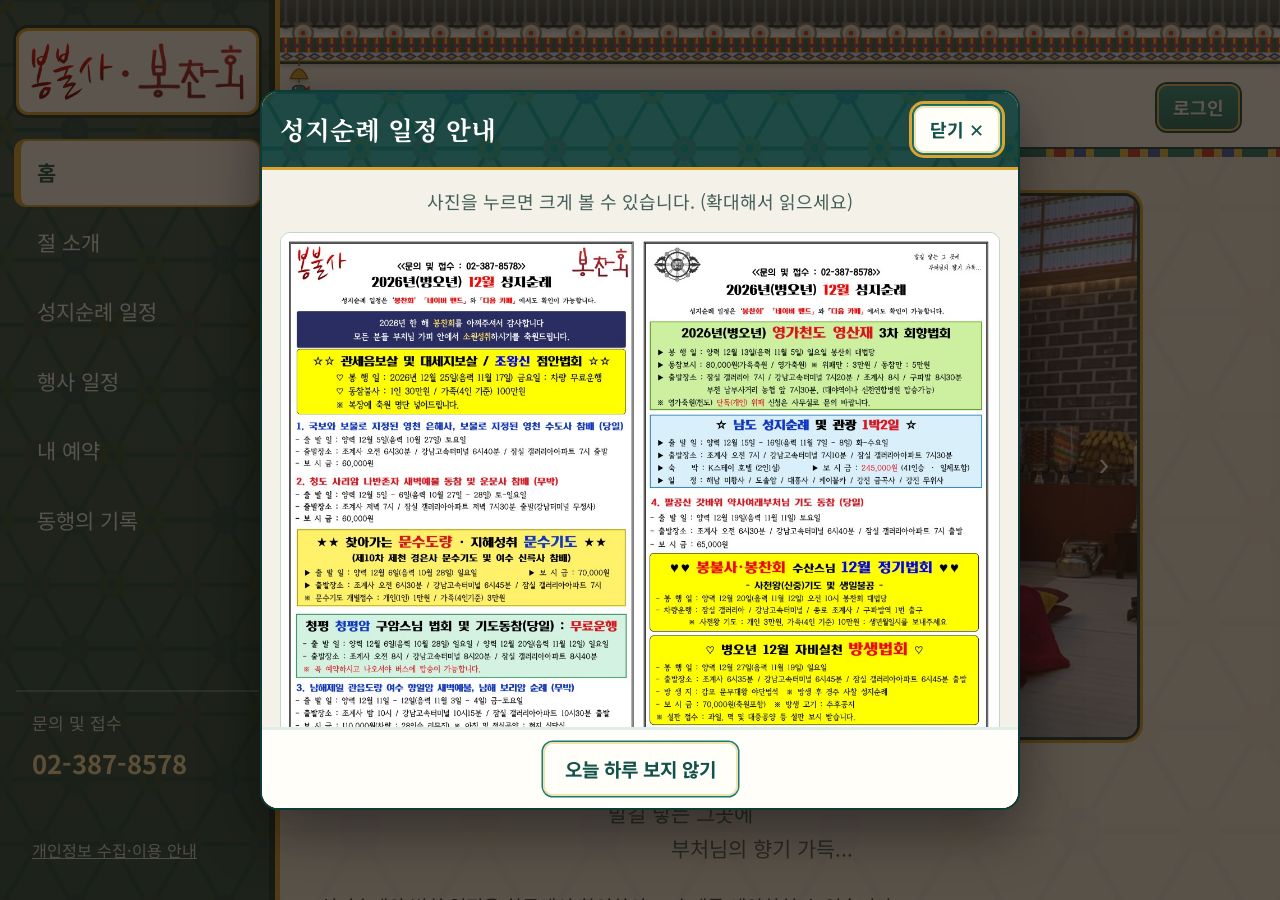
<file: index.html>
<!doctype html>
<html lang="ko">
<head>
<meta charset="utf-8">
<meta name="viewport" content="width=device-width, initial-scale=1">
<title>봉불사 · 봉찬회 | 성지순례 일정 · 법회 안내 · 예약</title>
<meta name="description" content="봉불사 · 봉찬회. 성지순례 일정, 법회 안내, 예약, 오시는 길(경기도 고양시 덕양구 내유길 299-2) 문의 02-387-8578">
<meta name="keywords" content="봉불사, 봉찬회, 봉불사 봉찬회, 성지순례, 불교 성지순례, 법회, 고양시 절, 덕양구 내유길">
<link rel="canonical" href="https://bongchanhoe.com/">
<meta property="og:type" content="website">
<meta property="og:locale" content="ko_KR">
<meta property="og:site_name" content="봉불사 · 봉찬회">
<meta property="og:title" content="봉불사 · 봉찬회 | 성지순례 일정 · 법회 안내">
<meta property="og:description" content="성지순례 일정과 법회 안내, 예약, 절 소개, 오시는 길을 확인하세요. 문의 02-387-8578">
<meta property="og:url" content="https://bongchanhoe.com/">
<meta property="og:image" content="https://bongchanhoe.com/images/hero.jpg">
<meta name="twitter:card" content="summary_large_image">
<meta name="naver-site-verification" content="9c349a41d6c4ed105a13efb24e6cfe56ac1d6765" />
<script type="application/ld+json">
{
  "@context": "https://schema.org",
  "@type": "PlaceOfWorship",
  "name": "봉불사",
  "alternateName": ["봉찬회", "성지순례 봉찬회"],
  "url": "https://bongchanhoe.com/",
  "telephone": "+82-2-387-8578",
  "image": "https://bongchanhoe.com/images/hero.jpg",
  "address": { "@type": "PostalAddress", "streetAddress": "내유길 299-2", "addressLocality": "덕양구", "addressRegion": "경기도 고양시", "addressCountry": "KR" }
}
</script>
<link rel="stylesheet" href="theme.css">
<style>
  html, body { height: 100%; }
  body { display: flex; }

  /* ---------- 왼쪽 메뉴: 대웅전 기둥 같은 깊은 옥빛 + 꽃살문 ---------- */
  .side {
    width: 280px; flex: none;
    background: linear-gradient(rgba(14,59,54,.86), rgba(14,59,54,.93)), var(--kkotsal);
    background-size: auto, 150px auto;
    border-right: 5px solid var(--gold);
    box-shadow: inset -6px 0 0 #0a2f2b;
    display: flex; flex-direction: column;
    padding: 28px 16px 22px; gap: 26px;
    overflow-y: auto;
  }
  /* 로고는 금테 두른 현판 위에 */
  .brand { display: block; padding: 12px 10px; margin: 0; border-radius: 12px; text-decoration: none; color: inherit; cursor: pointer; background: var(--panel); border: 3px solid var(--gold); box-shadow: 0 0 0 3px #0a2f2b; }
  .brand:hover { background: #fff7de; }
  .brand .name { display: flex; align-items: center; justify-content: center; gap: 6px; font-family: var(--serif); font-size: 1.7rem; font-weight: 700; color: var(--brand-dark); line-height: 1.2; }
  .brand .word, .brand .word2 { height: 3rem; width: auto; flex: none; }
  .brand .dot { flex: none; font-size: 2rem; line-height: 1; color: #a02020; font-weight: 700; }
  .nav { display: flex; flex-direction: column; gap: 6px; }
  .nav a {
    display: block; padding: 14px 16px; border-radius: 10px;
    color: #eaf6f1; text-decoration: none; font-size: 1.1rem;
    border-left: 5px solid transparent;
  }
  .nav a:hover { background: rgba(255,255,255,.14); }
  .nav a[aria-current="page"] { background: var(--panel); border-left-color: var(--gold); color: var(--brand-dark); font-weight: 700; box-shadow: 0 0 0 2px var(--gold); }
  .side .call { margin-top: auto; padding: 16px; border-top: 2px solid rgba(255,255,255,.28); font-size: .9rem; color: #cfe5de; }
  .call-bar { display: none; }
  .side-privacy { padding: 10px 16px 14px; font-size: .85rem; color: #cfe5de; text-align: left; }
  .side .call a { display: block; margin-top: 4px; font-size: 1.35rem; font-weight: 700; color: #ffe9a8; text-decoration: none; }

  /* ---------- 가운데 화면 ---------- */
  .main { flex: 1; min-width: 0; display: flex; flex-direction: column; position: relative; overflow: hidden; }
  /* 제목 줄은 화면 맨 위에만 있고, 아래로 스크롤하면 내용과 함께 올라가 사라집니다 (스크립트의 syncHead).
     내용은 제목 줄 높이(--hh)만큼 아래에서 시작합니다. */
  .main > header { padding: calc(var(--roof-h) + 20px) 40px 26px; border-bottom: 0; background: var(--panel); display: flex; align-items: center; justify-content: space-between; gap: 12px; position: absolute; top: 0; left: 0; right: 0; z-index: 5; will-change: transform; }
  .main > header::after { content: ""; position: absolute; left: 0; right: 0; bottom: 0; height: 8px; background: var(--dancheong); border-top: 2px solid #0f4a43; }
  .main > header h1 { margin: 0; font-size: 1.8rem; }
  .who { display: flex; align-items: center; gap: 10px; flex-wrap: wrap; justify-content: flex-end; }
  .who .name { font-weight: 700; color: var(--brand-dark); }
  /* 로그아웃 버튼은 다른 버튼의 절반 크기 (PC·모바일 공통) */
  .who .btn.logout { min-height: 22px; padding: 2px 9px; font-size: .78rem; border-radius: 7px; box-shadow: 0 0 0 1.5px var(--brand), inset 0 0 0 1px #f1e3b0; }
  .stage { flex: 1; min-height: 0; position: relative; }
  .view { display: none; height: 100%; }
  .view.on { display: block; }
  iframe.frame { width: 100%; height: 100%; border: 0; background: var(--bg); }

  .pad { padding: calc(var(--hh, 0px) + 36px) 40px 56px; overflow: auto; height: 100%; }
  .hero { max-width: 820px; display: grid; gap: 22px; margin-bottom: 36px; }
  /* 문구: 두 줄을 한 덩어리로 가운데에 놓고, 둘째 줄은 안쪽으로 들여서 엇갈리게 */
  .hero .tag { margin: 0; color: var(--muted); font-size: 1.1rem; line-height: 1.7; justify-self: center; text-align: left; }
  /* 둘째 줄 앞의 .tag-pad 는 첫 줄의 "발길 닿" 과 같은 글자를 보이지 않게 둔 자리입니다.
     그래서 둘째 줄의 "부"가 첫 줄의 "는" 바로 아래에 맞춰집니다. (글자 크기·글꼴이 바뀌어도 그대로 맞음) */
  .hero .tag-pad { visibility: hidden; }
  .hero .tag-1, .hero .tag-2 { white-space: nowrap; }
  @media (max-width: 380px) { .hero .tag { font-size: 1rem; } }
  .hero h2 { margin: 0; font-size: 2.1rem; color: var(--brand-dark); }
  .hero p { margin: 0; line-height: 1.8; }
  .menu-card span { text-wrap: balance; }
  .cards { display: grid; grid-template-columns: repeat(auto-fit, minmax(240px, 1fr)); gap: 18px; max-width: 820px; }
  .menu-card {
    display: block; position: relative; overflow: hidden; padding: 34px 24px 24px; background: var(--panel);
    border: 1.5px solid #b4cdc2; border-radius: 14px;
    color: inherit; text-decoration: none;
  }
  .menu-card::before { content: ''; position: absolute; left: 0; right: 0; top: 0; height: 9px; background: var(--dancheong); border-bottom: 2px solid #0f4a43; }
  .menu-card:hover { border-color: var(--brand); background: #f1faf6; box-shadow: 0 0 0 2px var(--gold); }
  .menu-card b { display: block; font-family: var(--serif); font-size: 1.3rem; margin-bottom: 6px; color: var(--brand-dark); }
  .menu-card span { color: var(--muted); }

  .soon { height: 100%; display: grid; place-items: center; text-align: center; padding: calc(var(--hh, 0px) + 32px) 32px 32px; }
  .soon .badge { display: inline-block; font-size: 1rem; padding: 6px 16px; background: #f3e1bd; color: #6f4a0c; margin-bottom: 16px; }
  .soon h2 { margin: 0 0 8px; font-size: 1.9rem; }
  .soon p { margin: 0; color: var(--muted); }

  /* ---------- 좁은 화면(휴대폰): 메뉴를 위로 ---------- */
  @media (max-width: 760px) {
    body { flex-direction: column; }
    .side { width: 100%; flex-direction: row; align-items: center; gap: 12px; padding: 10px 16px; overflow-x: auto; overflow-y: hidden; border-right: 0; border-bottom: 4px solid var(--gold); box-shadow: none; background-size: auto, 120px auto; }
    .brand { padding: 6px 8px; border-width: 2px; box-shadow: 0 0 0 2px #0a2f2b; flex: none; }
    .side .call, .side-privacy { display: none; }
    .call-bar {
      display: flex; align-items: center; justify-content: center; gap: 8px; flex: none;
      min-height: 46px; padding: 8px 12px; background: linear-gradient(180deg, #1d7a70, #12524b); border-bottom: 3px solid var(--gold); color: #fff;
      text-decoration: none; font-size: 1rem;
    }
    .call-bar b { font-size: 1.2rem; letter-spacing: .02em; }
    .call-bar:active { background: var(--brand-dark); }
    .brand .name { font-size: 1.3rem; white-space: nowrap; gap: 8px; }
    .brand .word, .brand .word2 { height: 2.4rem; }
    .brand .dot { font-size: 1.5rem; }
    .nav { flex-direction: row; gap: 4px; }
    .nav a { white-space: nowrap; padding: 10px 14px; border-left: 0; border-bottom: 4px solid transparent; border-radius: 10px; font-size: 1.05rem; }
    .nav a[aria-current="page"] { border-bottom-color: var(--gold); box-shadow: none; }
    .main > header { padding: calc(var(--roof-h) + 12px) 16px 34px 44px; }
    .main > header h1 { font-size: 1.5rem; }
    .pad, .soon { padding: calc(var(--hh, 0px) + 24px) 16px 40px; }
    .hero h2 { font-size: 1.7rem; }
  }
</style>
</head>
<body>

<aside class="side">
  <!-- 누르면 홈 화면으로 이동하면서 페이지를 새로 고침 (스크립트 맨 아래의 brand 클릭 처리) -->
  <a class="brand" id="brand" href="index.html" aria-label="봉불사 성지순례 봉찬회 — 홈으로 (새로 고침)">
    <div class="name"><img class="word" src="images/logo-bongbulsa.png" alt="봉불사" width="69" height="48"><span class="dot" aria-hidden="true">·</span><img class="word2" src="images/logo-bongchanhoe.png" alt="봉찬회" width="89" height="48"></div>
  </a>
  <nav class="nav" id="nav" aria-label="주 메뉴"></nav>
  <div class="call">문의 및 접수<a href="tel:023878578">02-387-8578</a></div>
  <button type="button" class="privacy-link side-privacy" id="side-privacy">개인정보 수집·이용 안내</button>
</aside>
<!-- 휴대폰에서만 보이는 문의 전화 띠 (PC에서는 왼쪽 아래 .call 이 보임). 누르면 바로 전화 -->
<a class="call-bar" href="tel:023878578" aria-label="문의 및 접수 전화 02-387-8578">📞 문의 및 접수 <b>02-387-8578</b></a>

<div class="main">
  <header>
    <h1 id="title">홈</h1>
    <div class="who" id="who"></div>
  </header>
  <main class="stage">
    <!-- 홈 -->
    <section class="view" id="view-home">
      <div class="pad">
        <div class="hero">
          <div id="hero-carousel"></div>
          <p class="tag"><span class="tag-1">발길 닿는 그곳에</span><br><span class="tag-2"><span class="tag-pad" aria-hidden="true">발길 닿</span>부처님의 향기 가득...</span></p>
          <p>성지순례와 법회 일정을 한곳에서 확인하시고, 순례를 예약하실 수 있습니다.</p>
          <div class="actions">
            <a class="btn" href="#pilgrimage">성지순례 일정 보기</a>
            <a class="btn ghost" href="tel:023878578">전화 문의 02-387-8578</a>
            <a class="btn ghost" href="#temple:info">연락처 · 오시는 길</a>
          </div>
        </div>
        <h2 class="sec">바로가기</h2>
        <div class="cards" id="cards"></div>
      </div>
    </section>

    <!-- 준비 중 -->
    <section class="view" id="view-soon">
      <div class="soon">
        <div>
          <span class="badge">준비 중</span>
          <h2 id="soon-name"></h2>
          <p>이 페이지는 아직 준비 중입니다. 조금만 기다려 주세요.</p>
        </div>
      </div>
    </section>

    <!-- 만들어진 페이지가 열리는 곳 -->
    <section class="view" id="view-frame">
      <iframe class="frame" id="frame" title="페이지 내용"></iframe>
    </section>
  </main>
</div>

<script src="carousel.js"></script>
<script src="flyers.js"></script>
<script src="popup.js"></script>
<script src="privacy.js"></script>
<script>document.getElementById("side-privacy").addEventListener("click", showPrivacyPopup);</script>
<script>
  // 메뉴 목록. file 이 있는 페이지는 파일이 실제로 존재할 때만 가운데에 열리고,
  // 없으면 "준비 중"이 보입니다. 새 페이지 파일을 만들면 자동으로 열립니다.
  const PAGES = [
    { id: 'home',       label: '홈',            file: null,              desc: '' },
    { id: 'temple',     label: '절 소개',       file: 'temple.html',     desc: '봉불사를 소개합니다' },
    { id: 'pilgrimage', label: '성지순례 일정', file: 'pilgrimage.html', desc: '다가오는 성지순례 일정을 확인하세요' },
    { id: 'events',     label: '행사 일정',     file: 'events.html',     desc: '봉불사 행사 일정을 확인하세요' },
    { id: 'reserve',    label: '내 예약',       file: 'reserve.html',    desc: '성지순례를 예약하세요' },
    { id: 'myinfo',     label: '내 정보',       file: 'myinfo.html',     desc: '가입 정보를 보고 비밀번호를 바꿉니다', memberOnly: true }, // 로그인한 회원에게만 메뉴에 보임
    { id: 'gallery',    label: '동행의 기록',   file: 'gallery.html',    desc: '함께 다녀온 성지순례와 행사의 사진' },
    { id: 'login',      label: '로그인',        file: 'login.html',      desc: '', hidden: true }, // 왼쪽 메뉴·바로가기에는 안 보임
  ];

  const $ = (id) => document.getElementById(id);
  const views = { home: $('view-home'), soon: $('view-soon'), frame: $('view-frame') };

  PAGES.filter((p) => !p.hidden).forEach((p) => {
    const a = document.createElement('a');
    a.href = '#' + p.id;
    a.textContent = p.label;
    a.dataset.id = p.id;
    if (p.memberOnly) a.dataset.memberOnly = '1';
    $('nav').appendChild(a);

    if (p.id !== 'home') {
      const c = document.createElement('a');
      c.className = 'menu-card';
      if (p.memberOnly) c.dataset.memberOnly = '1';
      c.href = '#' + p.id;
      c.innerHTML = '<b></b><span></span>';
      c.querySelector('b').textContent = p.label;
      c.querySelector('span').textContent = p.desc;
      $('cards').appendChild(c);
    }
  });

  function show(name) {
    Object.entries(views).forEach(([k, el]) => el.classList.toggle('on', k === name));
    if (typeof syncHead === 'function' && typeof headEl !== 'undefined') syncHead(); // 화면을 바꾸면 제목 줄을 다시 맨 위에
  }

  async function exists(file) {
    try {
      const r = await fetch(file, { method: 'HEAD', cache: 'no-store' });
      return r.ok;
    } catch (e) {
      return false; // 파일을 직접 연 경우(서버 없음) 등
    }
  }

  let token = 0; // 메뉴를 빠르게 연속으로 눌렀을 때 마지막 클릭만 반영
  async function open() {
    // 주소 끝에 ":목적지"를 붙이면 그 페이지의 특정 부분으로 바로 이동 (예: #temple:info = 절 소개의 연락처·오시는 길)
    const [id, jump] = location.hash.slice(1).split(':');
    const page = PAGES.find((p) => p.id === id) || PAGES[0];
    if (page.memberOnly && !getMember()) { location.hash = '#login'; return; } // 회원 전용: 로그인 후 사용
    const to = /^[a-z-]{1,20}$/.test(jump || '') ? jump : '';
    const my = ++token;

    document.querySelectorAll('#nav a').forEach((a) => {
      if (a.dataset.id === page.id) a.setAttribute('aria-current', 'page');
      else a.removeAttribute('aria-current');
    });
    $('title').textContent = page.label;
    document.title = page.id === 'home' ? '봉불사 · 봉찬회 | 성지순례 일정 · 법회 안내 · 예약' : page.label + ' · 봉불사'; // 홈은 검색에 보이는 제목과 같게

    if (!page.file) { show('home'); return; }

    show(null); // 확인하는 동안 이전 화면이 남아 보이지 않게 비움
    const ok = await exists(page.file);
    if (my !== token) return;
    if (ok) {
      $('frame').src = page.file + (to ? '?to=' + to : '');
      show('frame');
    } else {
      $('soon-name').textContent = page.label;
      show('soon');
    }
  }

  /* ---------- 제목 줄: 맨 위에서만 보이고, 스크롤을 내리면 올라가 사라짐 (왼쪽 메뉴 등은 그대로) ---------- */
  const headEl = document.querySelector('.main > header');
  let headH = 0;
  function scroller() { // 지금 보이는 화면에서 실제로 스크롤되는 것
    if (views.frame.classList.contains('on')) {
      try { const d = $('frame').contentDocument; return d && (d.scrollingElement || d.documentElement); } catch (e) { return null; }
    }
    if (views.home.classList.contains('on')) return views.home.querySelector('.pad');
    return null;
  }
  function syncHead() {
    const s = scroller();
    const y = s ? s.scrollTop : 0;
    headEl.style.transform = 'translateY(' + (-Math.min(Math.max(y, 0), headH)) + 'px)';
  }
  function padFrame() { // 안쪽 페이지도 제목 줄 높이만큼 아래에서 시작
    try { $('frame').contentDocument.documentElement.style.paddingTop = headH + 'px'; } catch (e) {}
  }
  function measureHead() {
    headH = headEl.offsetHeight;
    document.documentElement.style.setProperty('--hh', headH + 'px');
    padFrame(); syncHead();
  }
  views.home.querySelector('.pad').addEventListener('scroll', syncHead, { passive: true });
  $('frame').addEventListener('load', () => {
    try { $('frame').contentWindow.addEventListener('scroll', syncHead, { passive: true }); } catch (e) {}
    padFrame(); syncHead();
  });
  if (window.ResizeObserver) new ResizeObserver(measureHead).observe(headEl); else window.addEventListener('resize', measureHead);
  measureHead();

  window.addEventListener('hashchange', open);
  open();

  /* ---------- 로그인 상태 표시 ----------
     회원 로그인(이름/전화번호)과 관리자 로그인(이메일/비밀번호)은 login.html 에서 따로 합니다.
     - 회원: sessionStorage['member'] = {name, phone}  → 다른 페이지는 window.top.getMember() 로 읽음
     - 관리자: sessionStorage['admin_token']          → 행사 관리·매출 페이지가 사용
     비회원은 로그인 없이 일정을 볼 수 있습니다. */
  function getMember() {
    try { return JSON.parse(sessionStorage.getItem('member') || 'null'); } catch (e) { return null; }
  }
  window.getMember = getMember;

  function adminActive() {
    try {
      const tk = sessionStorage.getItem('admin_token');
      if (!tk) return false;
      const exp = JSON.parse(atob(tk.split('.')[1].replace(/-/g, '+').replace(/_/g, '/'))).exp;
      return exp * 1000 > Date.now();
    } catch (e) { return false; }
  }

  function reloadFrame() { const f = $('frame'); if (f.getAttribute('src')) f.contentWindow.location.reload(); }

  function renderWho() {
    const who = $('who');
    who.replaceChildren();
    const m = getMember(), admin = adminActive();
    document.querySelectorAll('[data-member-only]').forEach((x) => { x.hidden = !m; }); // 내 정보는 로그인한 회원에게만 보임
    const mk = (tag, cls, text) => { const e = document.createElement(tag); e.className = cls; e.textContent = text; return e; };

    if (m) who.append(mk('span', 'name', m.name + '님'));
    if (admin) {
      who.append(mk('span', 'admin-tag', '관리자'));
      const a1 = mk('a', 'btn ghost small', '행사 관리'); a1.href = 'menu.html';
      const a3 = mk('a', 'btn ghost small', '전체 예약'); a3.href = 'reservations.html';
      const a2 = mk('a', 'btn ghost small', '매출'); a2.href = 'sales.html';
      const a4 = mk('a', 'btn ghost small', '회원 관리'); a4.href = 'members.html';
      who.append(a1, a3, a4, a2);
    }
    if (m || admin) {
      const out = mk('button', 'btn ghost small logout', '로그아웃'); out.type = 'button';
      out.addEventListener('click', () => {
        try { sessionStorage.removeItem('member'); sessionStorage.removeItem('admin_token'); } catch (e) {}
        renderWho();
        location.hash = '#login'; // 로그아웃하면 로그인 화면으로
      });
      who.append(out);
    } else {
      const b = mk('a', 'btn small', '로그인'); b.href = '#login';
      who.append(b);
    }
  }
  window.renderWho = renderWho;
  renderWho();

  // 홈 사진: carousel.js 의 HOME_SLIDES (사진 4장이 5초마다 넘어감). 절 소개 페이지는 사진 대신 동영상을 씁니다.
  $('hero-carousel').replaceWith(buildCarousel(HOME_SLIDES, HOME_OPTS));

  // 왼쪽 위 "봉불사 성지순례 봉찬회"를 누르면 홈으로 이동하면서 페이지를 새로 고침.
  // 새로 고침할 때 팝업이 또 뜨면 번거로우니 이번 한 번은 팝업을 건너뜀(popup.js 가 이 표시를 읽고 지움).
  $('brand').addEventListener('click', (e) => {
    if (e.ctrlKey || e.metaKey || e.shiftKey || e.button === 1) return; // 새 탭으로 여는 동작은 그대로 둠
    e.preventDefault();
    try { sessionStorage.setItem('popup-skip-once', '1'); } catch (err) {}
    const target = location.pathname; // 주소 끝의 #메뉴 부분을 떼어 낸 홈 주소
    if (location.hash) location.assign(target); else location.reload();
  });

  // 들어오자마자 뜨는 안내 팝업 (사진·제목은 popup.js 의 POPUP 에서 바꿈)
  showEntryPopup(POPUP);
</script>
</body>
</html>
</file>
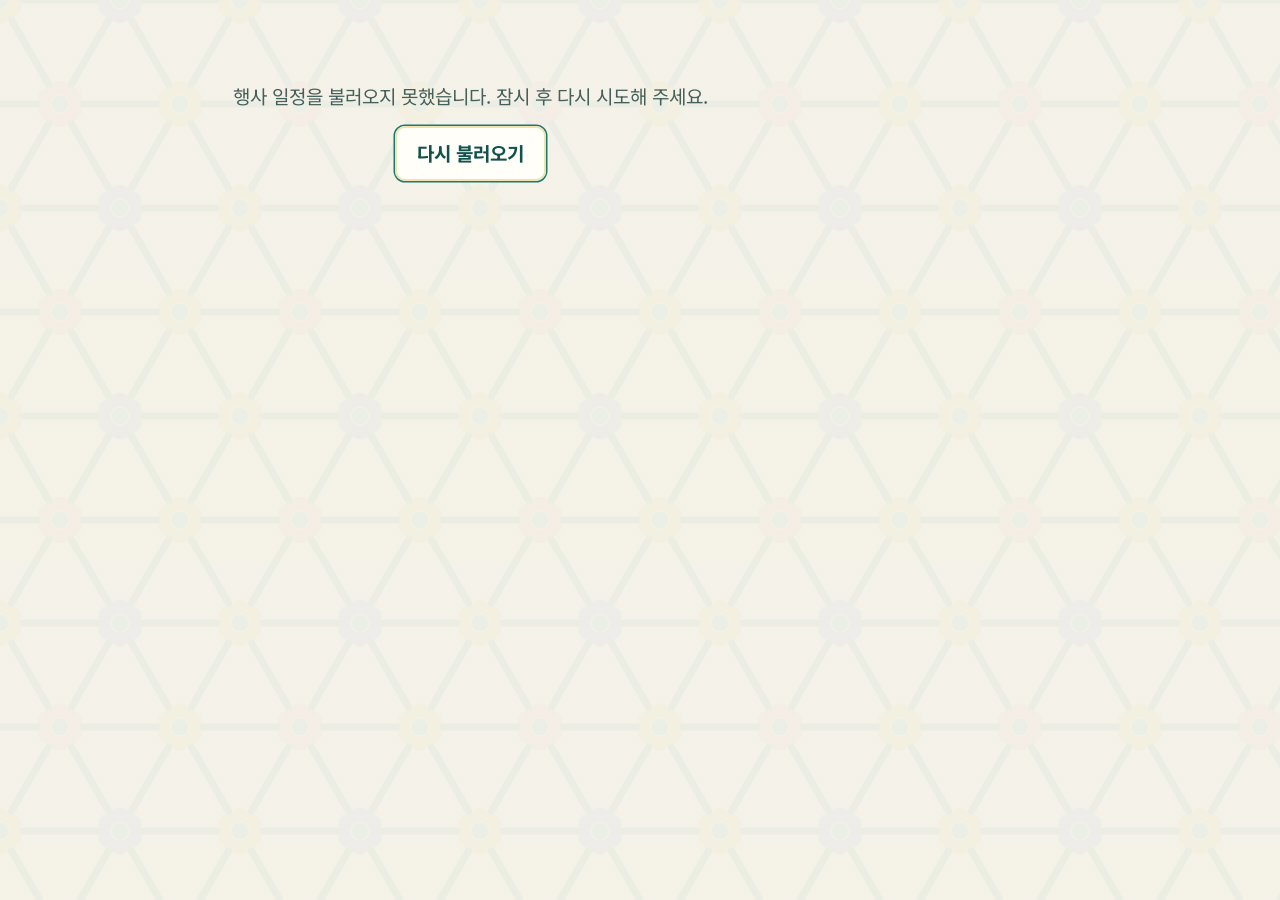
<file: events.html>
<!doctype html>
<html lang="ko">
<head>
<meta charset="utf-8">
<meta name="viewport" content="width=device-width, initial-scale=1">
<title>행사 일정</title>
<link rel="stylesheet" href="theme.css">
<style>
  body { padding: 36px 40px 56px; }
  .wrap { max-width: 860px; }
  @media (max-width: 760px) { body { padding: 24px 16px 40px; } }
</style>
</head>
<body>
<div class="wrap" id="root"><div class="state">불러오는 중…</div></div>

<script src="paging.js"></script>
<script>
  // 공개용(publishable) 키입니다. 브라우저에 두어도 안전하며, 접근 범위는 DB의 RLS 규칙이 정합니다.
  const SUPABASE_URL = 'https://iixmdxfxayyjhnmngpve.supabase.co';
  const SUPABASE_KEY = 'sb_publishable_Thzc1yu4lKqvOKClASKUew_7FdA7lqv';
  const URGENT_DAYS = 5; // 5일 이하로 남으면 빨간색
  const root = document.getElementById('root');

  function el(tag, cls, text) {
    const e = document.createElement(tag);
    if (cls) e.className = cls;
    if (text != null) e.textContent = text; // textContent 만 사용 → 데이터에 HTML이 있어도 실행되지 않음
    return e;
  }

  function parseDate(s) { const [y, m, d] = s.split('-').map(Number); return new Date(y, m - 1, d); }
  function daysLeft(s) { const t = new Date(); t.setHours(0, 0, 0, 0); return Math.round((parseDate(s) - t) / 86400000); }
  function fmtDate(s) {
    const d = parseDate(s);
    return `${d.getFullYear()}년 ${d.getMonth() + 1}월 ${d.getDate()}일 (${['일', '월', '화', '수', '목', '금', '토'][d.getDay()]})`;
  }

  function card(ev) {
    const n = daysLeft(ev.event_date);
    const past = n < 0;
    const urgent = !past && n <= URGENT_DAYS;
    const item = el('article', 'item' + (past ? ' past' : '') + (urgent ? ' urgent' : ''));

    const top = el('div', 'top');
    top.append(el('h3', 'title', ev.title));
    if (!past) top.append(el('span', 'badge dday' + (urgent ? ' urgent' : ''), n === 0 ? 'D-Day' : 'D-' + n));
    item.append(top);

    const meta = el('div', 'meta');
    meta.append(el('span', urgent ? 'urgent' : null, '📅 ' + fmtDate(ev.event_date)));
    if (ev.place) meta.append(el('span', null, '📍 ' + ev.place));
    item.append(meta);

    if (ev.description) item.append(el('p', 'desc', ev.description));
    return item;
  }

  async function load() {
    root.replaceChildren(el('div', 'state', '불러오는 중…'));
    try {
      const res = await fetch(`${SUPABASE_URL}/rest/v1/events?select=*&order=event_date.asc`, {
        headers: { apikey: SUPABASE_KEY, Authorization: 'Bearer ' + SUPABASE_KEY },
      });
      if (!res.ok) throw new Error('HTTP ' + res.status);
      const rows = await res.json();

      const upcoming = rows.filter((r) => daysLeft(r.event_date) >= 0);
      const past = rows.filter((r) => daysLeft(r.event_date) < 0).reverse();

      root.replaceChildren();
      if (!rows.length) { root.append(el('div', 'state', '등록된 행사 일정이 아직 없습니다.')); return; }
      // 검색 + 한 페이지에 5개씩
      const dateWords = (s) => { const [y, m, d] = s.split('-').map(Number); return `${s} ${y}년 ${m}월 ${d}일 ${m}월${d}일 ${m}/${d}`; };
      const haystack = (r) => [r.title, r.place, r.description, dateWords(r.event_date)].join(' ');
      const results = el('div');
      const sb = searchBox({
        placeholder: '예: 법회, 영산재, 12월 20일',
        onSearch: (q) => {
          const hit = rows.filter((r) => matchesQuery(haystack(r), q));
          sb.setInfo(q ? `"${q}" 검색 결과 ${hit.length}건` : `전체 ${rows.length}건`);
          if (!hit.length) { results.replaceChildren(el('div', 'state', '검색 결과가 없습니다. 다른 낱말로 찾아보세요.')); return; }
          paginate(results, [
            { title: '다가오는 행사', rows: hit.filter((r) => daysLeft(r.event_date) >= 0), emptyText: q ? '' : '다가오는 행사가 아직 없습니다.' },
            { title: '지난 행사', rows: hit.filter((r) => daysLeft(r.event_date) < 0).reverse() },
          ], (r) => card(r), { perPage: 5 });
        },
      });
      root.append(sb.el, results);
      sb.setInfo(`전체 ${rows.length}건`);
      paginate(results, [
        { title: '다가오는 행사', rows: upcoming, emptyText: '다가오는 행사가 아직 없습니다.' },
        { title: '지난 행사', rows: past },
      ], (r) => card(r), { perPage: 5 });
    } catch (e) {
      const box = el('div', 'state', '행사 일정을 불러오지 못했습니다. 잠시 후 다시 시도해 주세요.');
      const b = el('button', 'btn ghost', '다시 불러오기');
      b.type = 'button';
      b.addEventListener('click', load);
      box.append(document.createElement('br'), b);
      root.replaceChildren(box);
    }
  }
  load();
</script>
</body>
</html>
</file>
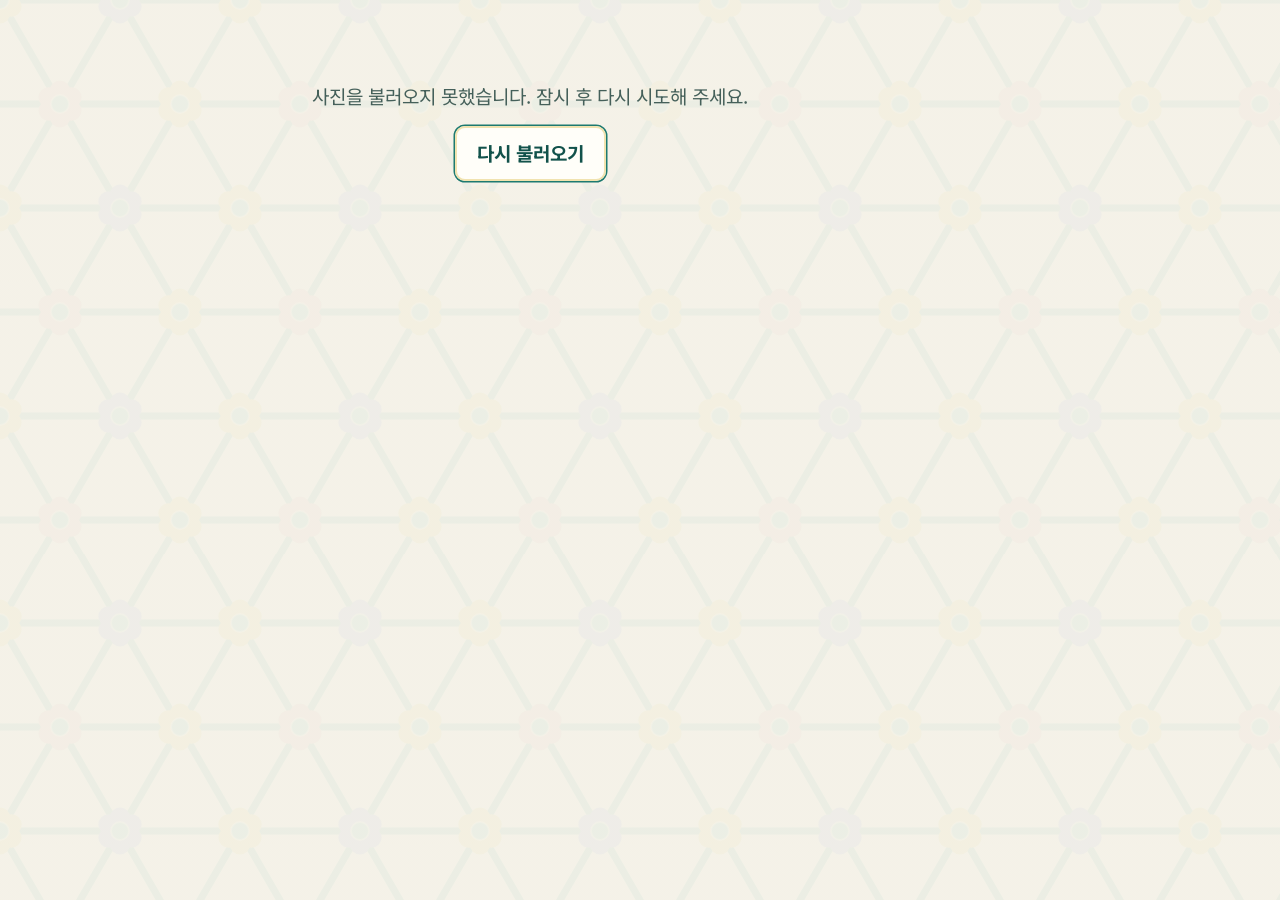
<file: gallery.html>
<!doctype html>
<html lang="ko">
<head>
<meta charset="utf-8">
<meta name="viewport" content="width=device-width, initial-scale=1">
<title>동행의 기록</title>
<link rel="stylesheet" href="theme.css">
<style>
  body { padding: 36px 40px 56px; }
  .wrap { max-width: 980px; }
  .intro { margin: 0 0 22px; color: var(--muted); }

  /* 사진 칸 (여러 줄 격자) */
  .gallery .list { grid-template-columns: repeat(auto-fill, minmax(230px, 1fr)); gap: 18px; }
  .gal-card { padding: 0; overflow: hidden; display: grid; gap: 0; }
  .gal-thumb { display: block; padding: 0; border: 0; background: var(--sand); cursor: zoom-in; width: 100%; aspect-ratio: 4 / 3; }
  .gal-thumb img { display: block; width: 100%; height: 100%; object-fit: cover; }
  .gal-body { padding: 14px 16px 16px; display: grid; gap: 6px; }
  .gal-body .title { font-size: 1.1rem; }
  .gal-body .meta { font-size: .9rem; gap: 2px 12px; }
  .gal-body .desc { font-size: .95rem; }
  .gal-actions { margin-top: 4px; }
  .badge.cat { background: #f3e1bd; color: #6f4a0c; }

  /* 관리자 올리기 칸 */
  .upload { margin-bottom: 26px; }
  .upload h2 { margin: 0; font-size: 1.25rem; color: var(--brand-dark); }
  .preview { max-width: 220px; border-radius: 12px; border: 1px solid var(--line); }
  .who-note { margin: 0 0 18px; padding: 10px 16px; background: var(--sand); border-radius: 12px; font-size: .95rem; }

  /* 크게 보기 */
  .lightbox { position: fixed; inset: 0; z-index: 50; background: rgba(30,20,12,.88); display: grid; place-items: center; padding: 16px; }
  .lightbox[hidden] { display: none; }
  .lightbox figure { margin: 0; max-width: 100%; display: grid; gap: 10px; justify-items: center; }
  .lightbox img { max-width: 100%; max-height: 78vh; border-radius: 10px; background: #000; }
  .lightbox figcaption { color: #fff; text-align: center; max-width: 720px; white-space: pre-line; }
  .lightbox .x { position: absolute; top: 12px; right: 12px; }

  @media (max-width: 760px) { body { padding: 24px 16px 40px; } .gallery .list { grid-template-columns: 1fr; } }
</style>
</head>
<body>
<div class="wrap" id="root"><div class="state">불러오는 중…</div></div>

<div class="lightbox" id="lightbox" hidden role="dialog" aria-modal="true" aria-label="사진 크게 보기">
  <button class="btn ghost x" id="lb-close" type="button">닫기</button>
  <figure><img id="lb-img" alt=""><figcaption id="lb-cap"></figcaption></figure>
</div>

<script src="paging.js"></script>
<script>
  // 공개용(publishable) 키입니다. 브라우저에 두어도 안전하며, 사진을 올리거나 지우는 것은 로그인한 관리자만 가능합니다(DB·저장소의 규칙).
  const SUPABASE_URL = 'https://iixmdxfxayyjhnmngpve.supabase.co';
  const SUPABASE_KEY = 'sb_publishable_Thzc1yu4lKqvOKClASKUew_7FdA7lqv';
  const CATS = { pilgrimage: '성지순례', event: '행사', other: '기타' };
  const root = document.getElementById('root');
  let rows = [];
  let adminToken = null;

  function el(tag, cls, text) {
    const e = document.createElement(tag);
    if (cls) e.className = cls;
    if (text != null) e.textContent = text; // textContent 만 사용
    return e;
  }
  function parseDate(s) { const [y, m, d] = s.split('-').map(Number); return new Date(y, m - 1, d); }
  function fmtDate(s) { const d = parseDate(s); return `${d.getFullYear()}년 ${d.getMonth() + 1}월 ${d.getDate()}일`; }
  function today() { const t = new Date(); return `${t.getFullYear()}-${String(t.getMonth() + 1).padStart(2, '0')}-${String(t.getDate()).padStart(2, '0')}`; }
  function topGo(hash) { try { window.top.location.hash = hash; } catch (e) { location.href = 'index.html' + hash; } }
  function photoUrl(p) { return `${SUPABASE_URL}/storage/v1/object/public/gallery/${encodeURIComponent(p)}`; }

  /* ---------- 관리자 확인 (로그인한 관리자의 토큰이 있고 아직 유효할 때만) ---------- */
  function findAdminToken() {
    try {
      const tk = sessionStorage.getItem('admin_token');
      if (!tk) return null;
      const exp = JSON.parse(atob(tk.split('.')[1].replace(/-/g, '+').replace(/_/g, '/'))).exp;
      return exp * 1000 > Date.now() ? tk : null;
    } catch (e) { return null; }
  }

  async function api(path, opts = {}) {
    const res = await fetch(SUPABASE_URL + path, {
      ...opts,
      headers: { apikey: SUPABASE_KEY, Authorization: 'Bearer ' + (adminToken || SUPABASE_KEY), 'Content-Type': 'application/json', ...(opts.headers || {}) },
    });
    if (res.status === 401) { const e = new Error('로그인이 만료되었습니다. 다시 로그인해 주세요.'); e.expired = true; throw e; }
    if (!res.ok) {
      let m = 'HTTP ' + res.status;
      try { const j = await res.json(); m = j.message || j.msg || j.error || m; } catch (e) {}
      throw new Error(m);
    }
    return res.status === 204 ? null : res.json().catch(() => null);
  }

  /* ---------- 크게 보기 ---------- */
  const lb = document.getElementById('lightbox');
  function openLightbox(r) {
    document.getElementById('lb-img').src = photoUrl(r.photo_path);
    document.getElementById('lb-img').alt = r.title;
    document.getElementById('lb-cap').textContent = r.title + (r.caption ? '\n' + r.caption : '');
    lb.hidden = false;
    document.getElementById('lb-close').focus();
  }
  function closeLightbox() { lb.hidden = true; document.getElementById('lb-img').removeAttribute('src'); }
  document.getElementById('lb-close').addEventListener('click', closeLightbox);
  lb.addEventListener('click', (e) => { if (e.target === lb) closeLightbox(); });
  document.addEventListener('keydown', (e) => { if (e.key === 'Escape' && !lb.hidden) closeLightbox(); });

  /* ---------- 사진 카드 ---------- */
  function card(r) {
    const item = el('article', 'card gal-card');
    const th = el('button', 'gal-thumb'); th.type = 'button'; th.setAttribute('aria-label', r.title + ' 크게 보기');
    const img = el('img'); img.src = photoUrl(r.photo_path); img.alt = r.title; img.loading = 'lazy';
    th.append(img); th.addEventListener('click', () => openLightbox(r));
    item.append(th);

    const body = el('div', 'gal-body');
    const top = el('div', 'top');
    top.append(el('h3', 'title', r.title), el('span', 'badge cat', CATS[r.category] || '기타'));
    body.append(top, el('div', 'meta', '📅 ' + fmtDate(r.taken_on)));
    if (r.caption) body.append(el('p', 'desc', r.caption));

    if (adminToken) {
      const act = el('div', 'actions gal-actions');
      const del = el('button', 'btn ghost small', '삭제'); del.type = 'button';
      const msg = el('div', 'msg'); msg.setAttribute('role', 'status');
      del.addEventListener('click', () => {
        del.hidden = true;
        const ask = el('span', null, '이 사진을 지울까요? 되돌릴 수 없습니다. ');
        const yes = el('button', 'btn small', '예, 지웁니다'); yes.type = 'button';
        const no = el('button', 'btn ghost small', '아니요'); no.type = 'button';
        no.addEventListener('click', () => { ask.remove(); yes.remove(); no.remove(); del.hidden = false; });
        yes.addEventListener('click', async () => {
          yes.disabled = true; msg.className = 'msg'; msg.textContent = '지우는 중…';
          try {
            await api(`/rest/v1/gallery?id=eq.${r.id}`, { method: 'DELETE' });
            // 파일도 함께 지움 (실패해도 목록에서는 이미 빠졌으므로 계속 진행)
            try { await api(`/storage/v1/object/gallery/${encodeURIComponent(r.photo_path)}`, { method: 'DELETE' }); } catch (e) {}
            await load();
          } catch (e) { msg.className = 'msg err'; msg.textContent = '지우지 못했습니다: ' + e.message; yes.disabled = false; }
        });
        act.append(ask, yes, no);
      });
      act.append(del); body.append(act, msg);
    }
    item.append(body);
    return item;
  }

  /* ---------- 관리자: 사진 올리기 ---------- */
  async function toJpegBlob(file, maxDim = 1600, quality = 0.85) {
    let bmp;
    try { bmp = await createImageBitmap(file, { imageOrientation: 'from-image' }); }
    catch (e) { try { bmp = await createImageBitmap(file); } catch (e2) { throw new Error('이 사진 형식은 읽을 수 없습니다. JPG 또는 PNG 사진으로 올려 주세요.'); } }
    const scale = Math.min(1, maxDim / Math.max(bmp.width, bmp.height));
    const c = document.createElement('canvas');
    c.width = Math.round(bmp.width * scale); c.height = Math.round(bmp.height * scale);
    const ctx = c.getContext('2d');
    ctx.fillStyle = '#fff'; ctx.fillRect(0, 0, c.width, c.height); // 투명한 PNG 배경은 흰색으로
    ctx.drawImage(bmp, 0, 0, c.width, c.height);
    const blob = await new Promise((res) => c.toBlob(res, 'image/jpeg', quality));
    if (!blob) throw new Error('사진을 변환하지 못했습니다.');
    return blob;
  }

  function uploadBox() {
    const box = el('form', 'box upload');
    box.append(el('h2', null, '사진 올리기'));
    box.append(el('p', 'hint', '사진 한 장씩 올립니다. 큰 사진은 자동으로 줄여서 올라갑니다.'));

    const grid = el('div', 'grid');
    const mk = (label, node, wide) => { const l = el('label', 'f' + (wide ? ' wide' : '')); l.append(label, node); grid.append(l); return node; };
    const file = el('input'); file.type = 'file'; file.accept = 'image/jpeg,image/png,image/webp,image/*'; file.required = true;
    mk('사진 *', file, true);
    const prev = el('img', 'preview'); prev.hidden = true; prev.alt = '올릴 사진 미리보기';
    const title = el('input'); title.type = 'text'; title.required = true; title.maxLength = 100; title.placeholder = '예: 통도사 참배';
    mk('제목 *', title);
    const date = el('input'); date.type = 'date'; date.required = true; date.value = today();
    mk('다녀온 날 *', date);
    const cat = el('select');
    Object.entries(CATS).forEach(([v, l]) => { const o = el('option', null, l); o.value = v; cat.append(o); });
    mk('구분', cat);
    const cap = el('textarea'); cap.maxLength = 500; cap.placeholder = '사진 설명 (선택)';
    mk('설명', cap, true);

    const go = el('button', 'btn', '올리기'); go.type = 'submit';
    const msg = el('div', 'msg'); msg.setAttribute('role', 'status');
    box.append(grid, prev, go, msg);

    file.addEventListener('change', () => {
      const f = file.files[0];
      if (!f) { prev.hidden = true; return; }
      prev.src = URL.createObjectURL(f); prev.hidden = false;
    });

    box.addEventListener('submit', async (ev) => {
      ev.preventDefault();
      const f = file.files[0];
      if (!f) { msg.className = 'msg err'; msg.textContent = '사진을 골라 주세요.'; return; }
      go.disabled = true; msg.className = 'msg'; msg.textContent = '사진을 줄이는 중…';
      let path = null;
      try {
        const blob = await toJpegBlob(f);
        path = `${Date.now()}-${Math.random().toString(36).slice(2, 8)}.jpg`;
        msg.textContent = '올리는 중…';
        const up = await fetch(`${SUPABASE_URL}/storage/v1/object/gallery/${path}`, {
          method: 'POST',
          headers: { apikey: SUPABASE_KEY, Authorization: 'Bearer ' + adminToken, 'Content-Type': 'image/jpeg', 'x-upsert': 'false' },
          body: blob,
        });
        if (up.status === 401) { const e = new Error('로그인이 만료되었습니다. 다시 로그인해 주세요.'); e.expired = true; throw e; }
        if (!up.ok) { let m = '파일을 올리지 못했습니다.'; try { const j = await up.json(); m = j.message || j.error || m; } catch (e) {} throw new Error(m); }
        try {
          await api('/rest/v1/gallery', { method: 'POST', body: JSON.stringify({ title: title.value.trim(), caption: cap.value.trim() || null, category: cat.value, taken_on: date.value, photo_path: path }) });
        } catch (e) {
          // 목록에 못 넣었으면 올린 파일도 치움
          try { await api(`/storage/v1/object/gallery/${path}`, { method: 'DELETE' }); } catch (e2) {}
          throw e;
        }
        await load();
        const done = document.getElementById('flash');
        if (done) { done.className = 'msg ok'; done.textContent = '사진을 올렸습니다.'; }
      } catch (e) {
        msg.className = 'msg err';
        msg.textContent = e.message;
        if (e.expired) { const b = el('button', 'btn ghost small', '로그인하기'); b.type = 'button'; b.style.marginLeft = '10px'; b.addEventListener('click', () => topGo('#login')); msg.append(b); }
        go.disabled = false;
      }
    });
    return box;
  }

  /* ---------- 목록 ---------- */
  async function load() {
    adminToken = findAdminToken();
    root.replaceChildren(el('div', 'state', '불러오는 중…'));
    try {
      rows = await api('/rest/v1/gallery?select=*&order=taken_on.desc,id.desc');
    } catch (e) {
      const box = el('div', 'state', '사진을 불러오지 못했습니다. 잠시 후 다시 시도해 주세요.');
      const b = el('button', 'btn ghost', '다시 불러오기'); b.type = 'button'; b.addEventListener('click', load);
      box.append(document.createElement('br'), b);
      root.replaceChildren(box);
      return;
    }
    draw();
  }

  function draw() {
    root.replaceChildren();
    root.append(el('p', 'intro', '함께 다녀온 성지순례와 행사의 모습을 모았습니다. 사진을 누르면 크게 볼 수 있어요.'));
    if (adminToken) {
      root.append(el('div', 'who-note', '관리자 모드: 사진을 올리고 지울 수 있습니다.'));
      root.append(uploadBox());
      const f = el('div', 'msg'); f.id = 'flash'; f.setAttribute('role', 'status'); root.append(f);
    }

    if (!rows.length) {
      root.append(el('div', 'state', adminToken ? '아직 올린 사진이 없습니다. 위에서 첫 사진을 올려 보세요.' : '아직 올라온 사진이 없습니다. 곧 다녀온 이야기를 채워 가겠습니다.'));
      return;
    }

    const dateWords = (s) => { const [y, m, d] = s.split('-').map(Number); return `${s} ${y}년 ${m}월 ${d}일 ${m}월${d}일`; };
    const haystack = (r) => [r.title, r.caption, CATS[r.category], dateWords(r.taken_on)].join(' ');
    const wrap = el('div', 'gallery');
    const results = el('div');
    const sb = searchBox({
      label: '사진 검색',
      placeholder: '예: 통도사, 해맞이, 법회, 12월',
      onSearch: (q) => {
        const hit = rows.filter((r) => matchesQuery(haystack(r), q));
        sb.setInfo(q ? `"${q}" 검색 결과 ${hit.length}장` : `전체 ${rows.length}장`);
        if (!hit.length) { results.replaceChildren(el('div', 'state', '검색 결과가 없습니다. 다른 낱말로 찾아보세요.')); return; }
        paginate(results, [{ title: '', rows: hit }], (r) => card(r), { perPage: 6 });
      },
    });
    wrap.append(sb.el, results);
    root.append(wrap);
    sb.setInfo(`전체 ${rows.length}장`);
    paginate(results, [{ title: '', rows }], (r) => card(r), { perPage: 6 });
  }

  load();
</script>
</body>
</html>
</file>
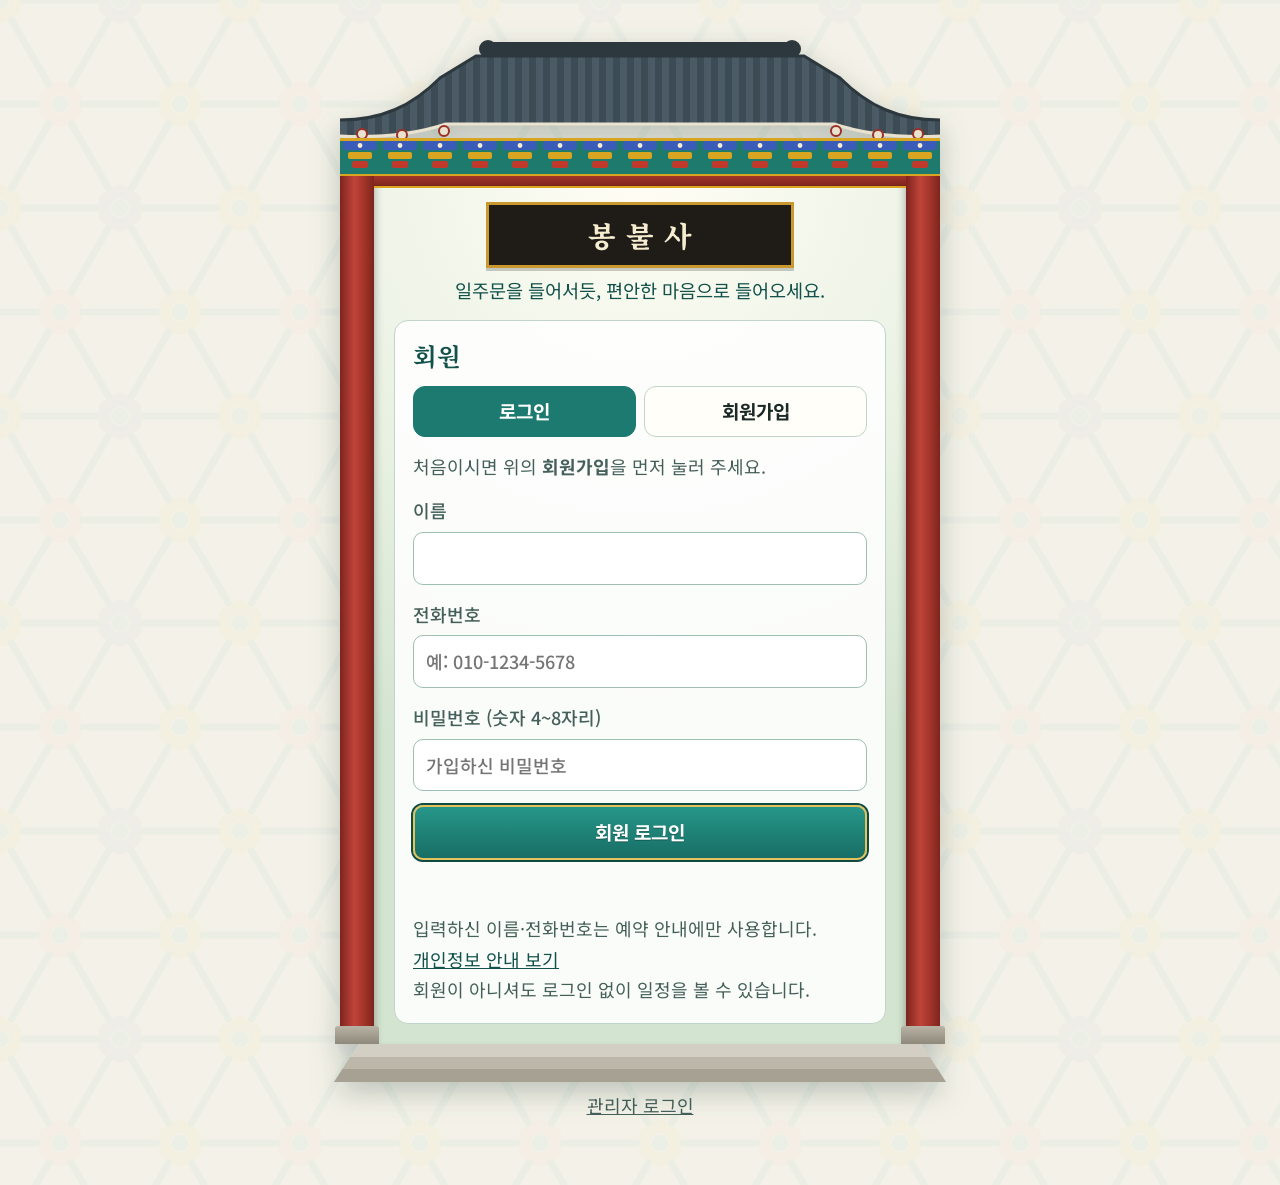
<file: login.html>
<!doctype html>
<html lang="ko">
<head>
<meta charset="utf-8">
<meta name="robots" content="noindex, nofollow">
<meta name="viewport" content="width=device-width, initial-scale=1">
<title>로그인</title>
<link rel="stylesheet" href="theme.css">
<style>
  body { padding: 36px 40px 56px; }
  .wrap { max-width: 600px; margin: 0 auto; display: grid; gap: 18px; }
  .note { margin: 0; padding: 14px 18px; border-radius: 12px; background: var(--panel); border: 1px solid var(--line); }

  /* ---- 일주문: 지붕 · 공포 · 붉은 기둥 · 현판 · 돌계단. 안쪽에 로그인 칸이 놓입니다 ---- */
  .gate { filter: drop-shadow(0 10px 14px rgba(20,50,45,.25)); }
  .g-roof { display: block; width: 100%; height: auto; }
  .g-body { display: grid; grid-template-columns: 34px 1fr 34px; margin-top: -2px; }
  .pillar { position: relative; background: linear-gradient(90deg, #7d241d 0%, #c0443a 42%, #a3352a 70%, #7d241d 100%); }
  .pillar::after { content: ''; position: absolute; left: -5px; right: -5px; bottom: 0; height: 18px; background: linear-gradient(#b9b3a6, #8f897c); border-radius: 3px 3px 0 0; }
  .inside {
    padding: 0 0 20px; min-width: 0;
    background: radial-gradient(120% 70% at 50% 0%, #fffdf4 0%, #eaf2e4 55%, #d3e4d0 100%);
    box-shadow: inset 8px 0 10px -8px rgba(0,0,0,.35), inset -8px 0 10px -8px rgba(0,0,0,.35);
  }
  .g-beam { height: 12px; background: linear-gradient(#a3352a, #7d241d); border-bottom: 2px solid #d9a521; }
  .g-plaque {
    width: 58%; margin: 14px auto 6px; padding: 6px 10px; text-align: center;
    background: #1f1b17; border: 3px solid #c9982e; outline: 2px solid #1f1b17; outline-offset: -7px;
    color: #f6edd0; font-family: "Nanum Myeongjo","Noto Serif KR",serif; font-size: 1.5rem; font-weight: 800; letter-spacing: .35em; text-indent: .35em;
    box-shadow: 0 3px 0 rgba(0,0,0,.2);
  }
  .welcome { margin: 0 20px 14px; text-align: center; color: var(--brand-dark); font-size: .98rem; }
  .gate-card { display: grid; gap: 14px; margin: 0 20px; padding: 18px; background: rgba(255,255,255,.88); border: 1px solid var(--line); border-radius: 14px; }
  .gate-card h2 { margin: 0; font-size: 1.3rem; color: var(--brand-dark); }
  .gate-card p.sub { margin: 0; color: var(--muted); font-size: .95rem; }
  .gate-card form { display: grid; gap: 14px; }
  .g-steps { height: 38px; margin: 0 -6px; background: linear-gradient(#d4cfc4 0 34%, #bdb7aa 34% 67%, #a7a194 67%); clip-path: polygon(4% 0, 96% 0, 100% 100%, 0 100%); }
  .tabs { display: flex; gap: 8px; }
  .tabbtn { flex: 1; min-height: 48px; padding: 8px 14px; font: inherit; font-weight: 700; border: 1.5px solid var(--line); border-radius: 12px; background: var(--panel); color: var(--text); cursor: pointer; }
  .tabbtn.on { background: var(--brand); border-color: var(--brand); color: #fff; }
  .admin-link { text-align: center; margin: 0; }
  .admin-link button { background: none; border: 0; padding: 8px 12px; font: inherit; font-size: .95rem; color: var(--muted); text-decoration: underline; cursor: pointer; }
  .admin-card { display: grid; gap: 14px; padding: 22px; background: var(--sand); border: 1px solid var(--line); border-radius: 16px; }
  .admin-card[hidden], #member-area[hidden] { display: none; }
  .admin-card h2 { margin: 0; font-size: 1.4rem; color: var(--brand-dark); }
  .admin-card form { display: grid; gap: 14px; }
  @media (max-width: 760px) {
    body { padding: 24px 12px 40px; }
    .g-body { grid-template-columns: 22px 1fr 22px; }
    .g-plaque { width: 70%; font-size: 1.25rem; }
    .welcome, .gate-card { margin-left: 10px; margin-right: 10px; }
    .gate-card { padding: 14px; }
  }
</style>
</head>
<body>
<div class="wrap">
  <p class="note" id="status" hidden></p>

  <!-- 회원: 일주문을 들어서듯 -->
  <div id="member-area">
    <div class="gate">
      <svg class="g-roof" viewBox="0 0 600 142" role="img" aria-label="일주문 지붕" xmlns="http://www.w3.org/2000/svg">
        <defs>
          <pattern id="tile" width="14" height="100" patternUnits="userSpaceOnUse"><rect width="14" height="100" fill="#3d4b54"/><rect width="7" height="100" fill="#4b5b65"/></pattern>
          <pattern id="br" width="40" height="34" patternUnits="userSpaceOnUse">
            <rect width="40" height="34" fill="#1f7a6e"/>
            <rect x="3" y="3" width="34" height="9" rx="2" fill="#3a5bb8"/><rect x="8" y="14" width="24" height="7" rx="2" fill="#d9a521"/>
            <rect x="12" y="23" width="16" height="7" rx="2" fill="#c0392b"/><circle cx="20" cy="7.5" r="2.4" fill="#f6edd0"/>
          </pattern>
        </defs>
        <!-- 용마루 -->
        <rect x="150" y="6" width="300" height="14" rx="4" fill="#2c373e"/>
        <circle cx="148" cy="13" r="9" fill="#2c373e"/><circle cx="452" cy="13" r="9" fill="#2c373e"/>
        <!-- 지붕 면 (처마 끝이 살짝 들린 모양) -->
        <path d="M0 84 C42 84 72 70 100 42 L136 20 H464 L500 42 C528 70 558 84 600 84 L600 100 C560 102 524 98 494 88 H106 C76 98 40 102 0 100 Z" fill="url(#tile)"/>
        <path d="M0 84 C42 84 72 70 100 42 L136 20 H464 L500 42 C528 70 558 84 600 84" fill="none" stroke="#2c373e" stroke-width="3"/>
        <path d="M0 100 C40 102 76 98 106 88 H494 C524 98 560 102 600 100" fill="none" stroke="#e8e2cf" stroke-width="3"/>
        <!-- 서까래 끝 둥근 막새 -->
        <g fill="#e8e2cf" stroke="#9a2f26" stroke-width="2">
          <circle cx="22" cy="98" r="5"/><circle cx="62" cy="99" r="5"/><circle cx="104" cy="95" r="5"/><circle cx="496" cy="95" r="5"/><circle cx="538" cy="99" r="5"/><circle cx="578" cy="98" r="5"/>
        </g>
        <!-- 단청 공포 띠 -->
        <rect x="0" y="104" width="600" height="34" fill="url(#br)"/>
        <rect x="0" y="102" width="600" height="3" fill="#d9a521"/><rect x="0" y="138" width="600" height="4" fill="#d9a521"/>
      </svg>
      <div class="g-body">
        <div class="pillar" aria-hidden="true"></div>
        <div class="inside">
          <div class="g-beam" aria-hidden="true"></div>
          <div class="g-plaque" aria-hidden="true">봉불사</div>
          <p class="welcome">일주문을 들어서듯, 편안한 마음으로 들어오세요.</p>

          <section class="gate-card" aria-labelledby="h-member">
            <h2 id="h-member">회원</h2>
            <div class="tabs" role="tablist" aria-label="회원 메뉴">
              <button type="button" role="tab" id="tab-login" aria-selected="true" class="tabbtn on">로그인</button>
              <button type="button" role="tab" id="tab-signup" aria-selected="false" class="tabbtn">회원가입</button>
            </div>

            <form id="member-form">
              <p class="sub">처음이시면 위의 <b>회원가입</b>을 먼저 눌러 주세요.</p>
              <label class="f">이름<input id="m-name" type="text" autocomplete="username" required maxlength="50"></label>
              <label class="f">전화번호<input id="m-phone" type="tel" inputmode="numeric" autocomplete="tel" required maxlength="20" placeholder="예: 010-1234-5678"></label>
              <label class="f">비밀번호 (숫자 4~8자리)<input id="m-pw" type="password" inputmode="numeric" autocomplete="current-password" maxlength="8" placeholder="가입하신 비밀번호"></label>
              <button class="btn" type="submit" id="m-go">회원 로그인</button>
              <div class="msg" id="m-msg" role="status"></div>
            </form>

            <form id="signup-form" hidden>
              <p class="sub">이름, 전화번호와 <b>간편 비밀번호(숫자 4~8자리)</b>를 정해 주세요. 한 번만 가입하시면 됩니다.</p>
              <label class="f">이름<input id="s-name" type="text" autocomplete="name" required maxlength="50"></label>
              <label class="f">전화번호<input id="s-phone" type="tel" inputmode="numeric" autocomplete="tel" required maxlength="20" placeholder="예: 010-1234-5678"></label>
              <label class="f">비밀번호 (숫자 4~8자리)<input id="s-pw" type="password" inputmode="numeric" autocomplete="new-password" required maxlength="8" pattern="[0-9]{4,8}" placeholder="숫자만 4~8자리"></label>
              <label class="f">비밀번호 확인<input id="s-pw2" type="password" inputmode="numeric" autocomplete="new-password" required maxlength="8" pattern="[0-9]{4,8}" placeholder="한 번 더 입력"></label>
              <div id="s-consent"></div>
              <button class="btn" type="submit" id="s-go">가입하기</button>
              <div class="msg" id="s-msg" role="status"></div>
            </form>
            <p class="hint" style="margin:0">입력하신 이름·전화번호는 예약 안내에만 사용합니다. <button type="button" class="privacy-link" id="privacy-open">개인정보 안내 보기</button><br>회원이 아니셔도 로그인 없이 일정을 볼 수 있습니다.</p>
          </section>
        </div>
        <div class="pillar" aria-hidden="true"></div>
      </div>
      <div class="g-steps" aria-hidden="true"></div>
    </div>
    <p class="admin-link"><button type="button" id="admin-open">관리자 로그인</button></p>
  </div>

  <!-- 관리자 로그인: 위의 '관리자 로그인'을 눌렀을 때만 보임 -->
  <section class="admin-card" id="admin-area" aria-labelledby="h-admin" hidden>
    <h2 id="h-admin">관리자 로그인</h2>
    <form id="admin-form">
      <label class="f">이메일<input id="a-email" type="email" autocomplete="username" required></label>
      <label class="f">비밀번호<input id="a-pw" type="password" autocomplete="current-password" required></label>
      <button class="btn" type="submit" id="a-go">관리자 로그인</button>
      <div class="msg" id="a-msg" role="status"></div>
    </form>
    <p class="admin-link"><button type="button" id="admin-close">← 회원 로그인으로 돌아가기</button></p>
  </section>
</div>

<script src="privacy.js"></script>
<script src="pay.js"></script>
<script>
  document.addEventListener("DOMContentLoaded", () => { const o = document.getElementById("privacy-open"); if (o) o.addEventListener("click", showPrivacyPopup); });
  // 공개용(publishable) 키입니다. 브라우저에 두어도 안전하며, 접근 범위는 DB의 RLS 규칙이 정합니다.
  const SUPABASE_URL = 'https://iixmdxfxayyjhnmngpve.supabase.co';
  const SUPABASE_KEY = 'sb_publishable_Thzc1yu4lKqvOKClASKUew_7FdA7lqv';
  const $ = (id) => document.getElementById(id);

  function say(el, text, kind) { el.className = 'msg' + (kind ? ' ' + kind : ''); el.textContent = text; }

  // 로그인 후 위쪽 표시를 새로 고치고 이동 (이 페이지가 index.html 안에서 열렸는지에 따라 다르게)
  function afterLogin(target) {
    const inShell = window.top !== window;
    if (inShell && window.top.renderWho) window.top.renderWho();
    if (target === 'myinfo') {
      if (inShell) window.top.location.hash = '#myinfo'; else location.href = 'index.html#myinfo';
    } else if (target === 'admin') {
      (inShell ? window.top : window).location.href = 'menu.html';
    } else if (inShell) {
      window.top.location.hash = '#home';
    } else {
      location.href = 'index.html';
    }
  }

  function showStatus() {
    const s = $('status');
    const parts = [];
    try {
      const m = JSON.parse(sessionStorage.getItem('member') || 'null');
      if (m && m.name) parts.push('회원 ' + m.name + '님으로 로그인되어 있습니다.');
      if (sessionStorage.getItem('admin_token')) parts.push('관리자로 로그인되어 있을 수 있습니다.');
    } catch (e) {}
    s.hidden = !parts.length;
    s.textContent = parts.join(' ');
  }
  showStatus();

  /* ---------- 관리자 로그인 칸 열기 / 닫기 ---------- */
  function showAdmin(on) {
    $('member-area').hidden = on; $('admin-area').hidden = !on;
    if (on) $('a-email').focus();
  }
  $('admin-open').addEventListener('click', () => showAdmin(true));
  $('admin-close').addEventListener('click', () => showAdmin(false));

  /* ---------- 회원: 탭(로그인 / 회원가입) ---------- */
  const consent = buildConsent(); // 개인정보 수집·이용 동의 (필수)
  $('s-consent').append(consent.el);
  function showTab(which) {
    const login = which === 'login';
    $('member-form').hidden = !login; $('signup-form').hidden = login;
    $('tab-login').classList.toggle('on', login); $('tab-signup').classList.toggle('on', !login);
    $('tab-login').setAttribute('aria-selected', String(login)); $('tab-signup').setAttribute('aria-selected', String(!login));
  }
  $('tab-login').addEventListener('click', () => showTab('login'));
  $('tab-signup').addEventListener('click', () => showTab('signup'));

  async function rpc(fn, args) {
    const res = await fetch(SUPABASE_URL + '/rest/v1/rpc/' + fn, {
      method: 'POST',
      headers: { apikey: SUPABASE_KEY, Authorization: 'Bearer ' + SUPABASE_KEY, 'Content-Type': 'application/json' },
      body: JSON.stringify(args),
    });
    if (!res.ok) throw new Error('HTTP ' + res.status);
    return res.json();
  }
  function saveMember(r, phone) {
    try { sessionStorage.setItem('member', JSON.stringify({ name: r.name, phone, token: r.token || null })); } catch (e) {}
  }

  // 비밀번호를 여러 번 틀렸을 때: 대기 시간 동안 로그인 버튼을 막고 남은 시간을 보여 줌
  let waitTimer = null;
  function startWait(msg, go, seconds) {
    clearInterval(waitTimer);
    let left = Math.max(1, Math.ceil(seconds));
    go.disabled = true;
    const paint = () => {
      const mm = Math.floor(left / 60), ss = left % 60;
      say(msg, '비밀번호를 여러 번 틀려 잠시 막혔습니다. ' + (mm ? mm + '분 ' : '') + ss + '초 뒤에 다시 시도해 주세요.', 'err');
    };
    paint();
    waitTimer = setInterval(() => {
      left -= 1;
      if (left <= 0) { clearInterval(waitTimer); waitTimer = null; go.disabled = false; say(msg, '이제 다시 로그인하실 수 있습니다.', 'ok'); return; }
      paint();
    }, 1000);
  }

  /* ---------- 회원 로그인 (이름 + 전화번호 + 비밀번호) ---------- */
  $('member-form').addEventListener('submit', async (ev) => {
    ev.preventDefault();
    const msg = $('m-msg'), go = $('m-go');
    const name = $('m-name').value.trim(), phone = $('m-phone').value, pw = $('m-pw').value;
    go.disabled = true; say(msg, '확인 중…');
    try {
      const r = await rpc('member_login', { p_name: name, p_phone: phone, p_password: pw || null });
      if (r && r.ok) {
        saveMember(r, phone);
        $('m-pw').value = '';
        if (r.must_change) { // 관리자가 초기화한 임시 비밀번호 → 내 정보에서 새 비밀번호를 정하게 함
          say(msg, '임시 비밀번호로 로그인되었습니다. 내 정보에서 새 비밀번호를 정해 주세요.', 'ok');
          afterLogin('myinfo');
          return;
        }
        say(msg, '로그인되었습니다.', 'ok');
        afterLogin('member');
        return;
      }
      if (r && r.reason === 'locked_call') { // 15회 이상 틀림: 전화 문의 안내창
        say(msg, '비밀번호를 15회 이상 틀려 로그인이 잠겼습니다. 전화로 문의해 주세요.', 'err');
        noticePopup({ heading: '전화로 문의해 주세요', message: '비밀번호를 15회 이상 틀리셨습니다. 보안을 위해 로그인이 잠겼습니다. 전화(02-387-8578)로 문의해 주시면 임시 비밀번호를 알려 드립니다.', tel: '02-387-8578', telLabel: '📞 02-387-8578 전화하기' });
      }
      else if (r && r.reason === 'locked') startWait(msg, go, r.wait_seconds || 60); // 5회↑ 1분, 10회↑ 5분 대기
      else if (r && r.reason === 'need_password') { say(msg, '가입하신 회원입니다. 비밀번호(숫자)를 입력해 주세요.', 'err'); $('m-pw').focus(); }
      else if (r && r.reason === 'bad_login') {
        const n = r.tries || 0;
        say(msg, '이름, 전화번호 또는 비밀번호가 맞지 않습니다.' + (n >= 3 && n < 5 ? ' (' + n + '회 틀림 · 5회 이상 틀리면 1분간 로그인이 막힙니다)' : n >= 5 ? ' (' + n + '회 틀림)' : ''), 'err');
        if (n >= 5) { const w = n >= 15 ? 0 : n >= 10 ? 300 : 60; if (n >= 15) noticePopup({ heading: '전화로 문의해 주세요', message: '비밀번호를 15회 이상 틀리셨습니다. 보안을 위해 로그인이 잠겼습니다. 전화(02-387-8578)로 문의해 주세요.', tel: '02-387-8578', telLabel: '📞 02-387-8578 전화하기' }); else startWait(msg, go, w); }
      }
      else say(msg, '가입된 회원이 아닙니다. 위의 회원가입을 눌러 가입해 주세요. (회원이 아니셔도 일정은 볼 수 있습니다)', 'err');
    } catch (e) {
      say(msg, '로그인하지 못했습니다. 잠시 후 다시 시도해 주세요.', 'err');
    }
    if (!waitTimer) go.disabled = false;
  });

  /* ---------- 회원가입 (이름 + 전화번호 + 숫자 비밀번호 4~8자리) ---------- */
  $('signup-form').addEventListener('submit', async (ev) => {
    ev.preventDefault();
    const msg = $('s-msg'), go = $('s-go');
    const name = $('s-name').value.trim(), phone = $('s-phone').value, pw = $('s-pw').value, pw2 = $('s-pw2').value;
    if (!name) { say(msg, '이름을 입력해 주세요.', 'err'); return; }
    if (phone.replace(/\D/g, '').length < 9) { say(msg, '전화번호를 정확히 입력해 주세요.', 'err'); return; }
    if (!/^[0-9]{4,8}$/.test(pw)) { say(msg, '비밀번호는 숫자 4~8자리로 입력해 주세요.', 'err'); $('s-pw').focus(); return; }
    if (pw !== pw2) { say(msg, '비밀번호 확인이 같지 않습니다. 다시 입력해 주세요.', 'err'); $('s-pw2').focus(); return; }
    if (!consent.isChecked()) { say(msg, '개인정보 수집·이용에 동의해 주세요. (체크칸을 눌러 주세요)', 'err'); consent.focus(); return; }
    go.disabled = true; say(msg, '가입하는 중…');
    try {
      const r = await rpc('member_signup', { p_name: name, p_phone: phone, p_password: pw, p_consent: true });
      if (r && r.ok) {
        saveMember(r, phone);
        $('s-pw').value = ''; $('s-pw2').value = '';
        say(msg, '가입되었습니다. 로그인된 상태로 이동합니다…', 'ok');
        afterLogin('member');
        return;
      }
      const why = r && r.reason;
      if (why === 'already_member') say(msg, '이미 가입된 이름·전화번호입니다. 위의 로그인에서 비밀번호로 로그인해 주세요. (비밀번호를 잊으셨으면 02-387-8578로 문의해 주세요)', 'err');
      else if (why === 'bad_password') say(msg, '비밀번호는 숫자 4~8자리로 입력해 주세요.', 'err');
      else if (why === 'bad_phone') say(msg, '전화번호를 정확히 입력해 주세요.', 'err');
      else if (why === 'busy') say(msg, '지금 가입 요청이 많습니다. 잠시 뒤에 다시 시도해 주세요.', 'err');
      else say(msg, '가입하지 못했습니다. 입력 내용을 확인해 주세요.', 'err');
    } catch (e) {
      say(msg, '가입하지 못했습니다. 잠시 후 다시 시도해 주세요.', 'err');
    }
    go.disabled = false;
  });

  /* ---------- 관리자 로그인 (이메일 + 비밀번호, Supabase 로그인) ---------- */
  $('admin-form').addEventListener('submit', async (ev) => {
    ev.preventDefault();
    const msg = $('a-msg'), go = $('a-go');
    go.disabled = true; say(msg, '확인 중…');
    try {
      const res = await fetch(SUPABASE_URL + '/auth/v1/token?grant_type=password', {
        method: 'POST',
        headers: { apikey: SUPABASE_KEY, 'Content-Type': 'application/json' },
        body: JSON.stringify({ email: $('a-email').value.trim(), password: $('a-pw').value }),
      });
      const j = await res.json().catch(() => ({}));
      if (!res.ok || !j.access_token) {
        say(msg, '이메일 또는 비밀번호가 올바르지 않습니다.', 'err');
        go.disabled = false;
        return;
      }
      try { sessionStorage.setItem('admin_token', j.access_token); } catch (e) {}
      $('a-pw').value = '';
      say(msg, '로그인되었습니다. 관리 화면으로 이동합니다…', 'ok');
      afterLogin('admin');
    } catch (e) {
      say(msg, '로그인하지 못했습니다. 잠시 후 다시 시도해 주세요.', 'err');
      go.disabled = false;
    }
  });
</script>
</body>
</html>
</file>
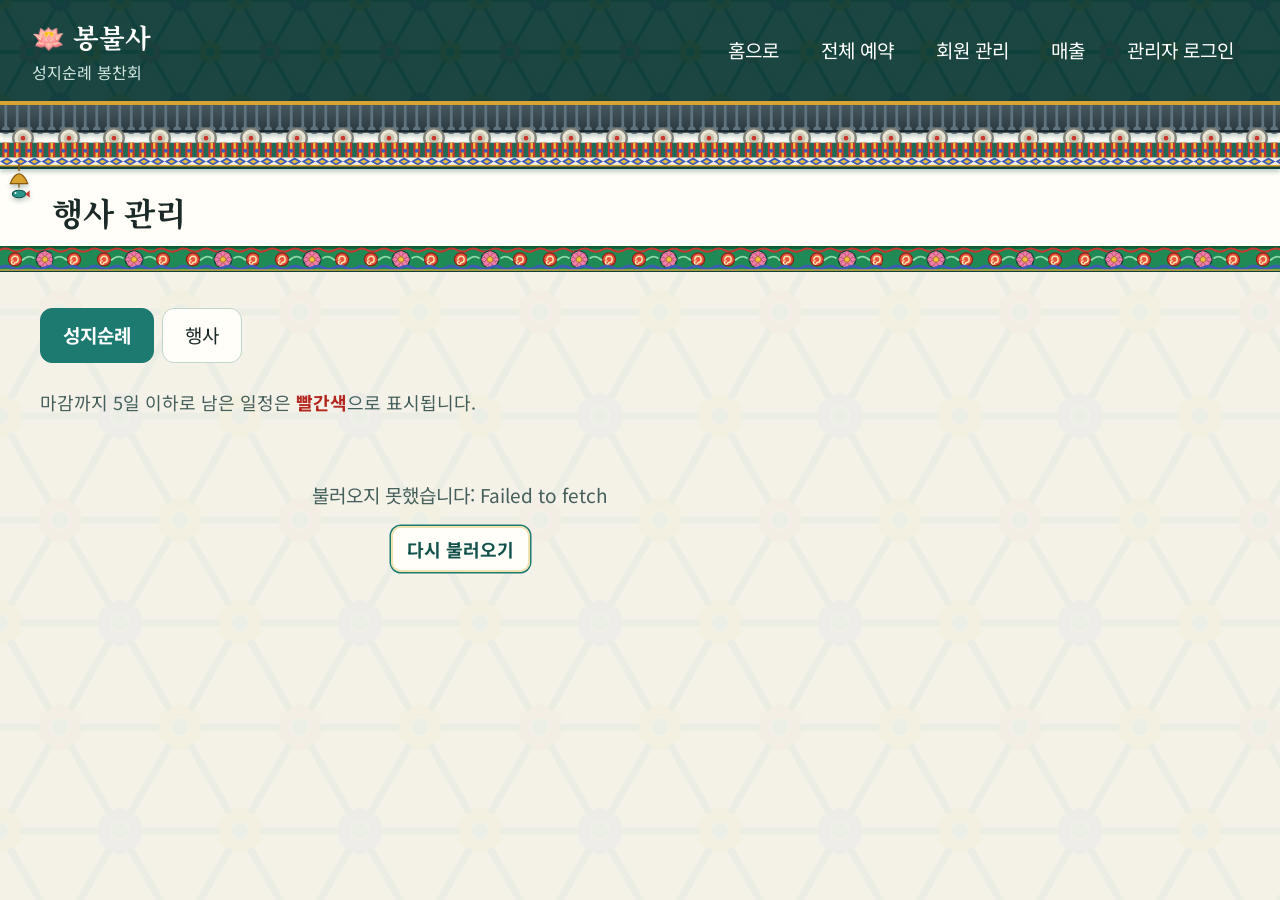
<file: menu.html>
<!doctype html>
<html lang="ko">
<head>
<meta charset="utf-8">
<meta name="robots" content="noindex, nofollow">
<meta name="viewport" content="width=device-width, initial-scale=1">
<title>행사 관리 · 봉불사</title>
<link rel="stylesheet" href="theme.css">
<style>
  main { padding: 36px 40px 56px; max-width: 920px; }
  .tabs { display: flex; gap: 8px; margin-bottom: 24px; flex-wrap: wrap; }
  .tabs button { font: inherit; min-height: 48px; padding: 10px 22px; border-radius: 12px; cursor: pointer; border: 1.5px solid var(--line); background: var(--panel); color: var(--text); }
  .tabs button[aria-pressed="true"] { background: var(--brand); color: #fff; border-color: var(--brand); font-weight: 700; }
  .item .btn.small { margin-top: 2px; }
  @media (max-width: 760px) { main { padding: 24px 16px 40px; } }
</style>
</head>
<body>

<div class="bar">
  <div><div class="name">🪷 봉불사</div><div class="sub">성지순례 봉찬회</div></div>
  <div class="sp"></div>
  <a href="index.html">홈으로</a>
  <a href="reservations.html">전체 예약</a>
  <a href="members.html">회원 관리</a>
  <a href="sales.html">매출</a>
  <button class="link" id="auth-btn" type="button">관리자 로그인</button>
</div>

<header class="page">
  <h1>행사 관리</h1>
  <span class="admin-tag" id="admin-tag" hidden>관리자 모드</span>
</header>

<main>
  <div class="tabs" role="group" aria-label="종류">
    <button type="button" data-tab="pilgrimages" aria-pressed="true">성지순례</button>
    <button type="button" data-tab="events" aria-pressed="false">행사</button>
  </div>

  <div id="login-slot"></div>
  <div id="add-slot"></div>
  <p class="hint" id="hint">마감까지 5일 이하로 남은 일정은 <b style="color:var(--red)">빨간색</b>으로 표시됩니다.</p>
  <div id="list"><div class="state">불러오는 중…</div></div>
</main>

<script src="paging.js"></script>
<script>
  // 공개용(publishable) 키입니다. 브라우저에 두어도 안전하며, 쓰기 권한은 DB의 RLS 규칙(로그인한 관리인만)이 정합니다.
  const SUPABASE_URL = 'https://iixmdxfxayyjhnmngpve.supabase.co';
  const SUPABASE_KEY = 'sb_publishable_Thzc1yu4lKqvOKClASKUew_7FdA7lqv';
  const URGENT_DAYS = 5; // D-5 이하는 빨간색

  const STATUS = { open: '모집중', closed: '마감', canceled: '취소' };
  const STATUS_OPTS = Object.entries(STATUS).map(([value, label]) => ({ value, label }));

  // 탭별 테이블·입력 항목
  const CONFIG = {
    pilgrimages: {
      label: '성지순례', table: 'pilgrimages', dateKey: 'trip_date',
      fields: [
        { key: 'title', label: '제목', type: 'text', required: true },
        { key: 'trip_date', label: '날짜', type: 'date', required: true },
        { key: 'place', label: '장소', type: 'text', required: true },
        { key: 'price', label: '금액(원)', type: 'number', min: 0 },
        { key: 'capacity', label: '정원(명)', type: 'number', min: 1 },
        { key: 'status', label: '상태', type: 'select', options: STATUS_OPTS, def: 'open' },
        { key: 'boardings', label: '차량 탑승지 (한 줄에 한 곳: 장소 시간 — 예: 조계사 오전 6시30분)', type: 'stops', wide: true },
        { key: 'description', label: '설명', type: 'textarea', wide: true },
      ],
    },
    events: {
      label: '행사', table: 'events', dateKey: 'event_date',
      fields: [
        { key: 'title', label: '행사명', type: 'text', required: true },
        { key: 'event_date', label: '날짜', type: 'date', required: true },
        { key: 'place', label: '장소', type: 'text' },
        { key: 'description', label: '설명', type: 'textarea', wide: true },
      ],
    },
  };

  const $ = (id) => document.getElementById(id);
  let tab = 'pilgrimages';
  let token = null; // 로그인한 관리자의 access token (이 탭을 닫으면 사라짐)
  try { token = sessionStorage.getItem('admin_token'); } catch (e) {}

  function el(tag, cls, text) {
    const e = document.createElement(tag);
    if (cls) e.className = cls;
    if (text != null) e.textContent = text; // textContent 만 사용 → 데이터에 HTML이 있어도 실행되지 않음
    return e;
  }

  /* ---------- 날짜 / D-day ---------- */
  function parseDate(s) { const [y, m, d] = s.split('-').map(Number); return new Date(y, m - 1, d); }
  function daysLeft(s) {
    const t = new Date(); t.setHours(0, 0, 0, 0);
    return Math.round((parseDate(s) - t) / 86400000);
  }
  function fmtDate(s) {
    const d = parseDate(s);
    return `${d.getFullYear()}년 ${d.getMonth() + 1}월 ${d.getDate()}일 (${['일','월','화','수','목','금','토'][d.getDay()]})`;
  }
  function ddayLabel(n) { return n === 0 ? 'D-Day' : 'D-' + n; }

  /* ---------- 서버 통신 ---------- */
  async function api(path, opts = {}) {
    const res = await fetch(SUPABASE_URL + path, {
      ...opts,
      headers: {
        apikey: SUPABASE_KEY,
        Authorization: 'Bearer ' + (token || SUPABASE_KEY),
        'Content-Type': 'application/json',
        ...(opts.headers || {}),
      },
    });
    if (res.status === 401 || (res.status === 403 && token)) {
      if (token) { logout(); throw new Error('로그인이 만료되었습니다. 다시 로그인해 주세요.'); }
    }
    if (!res.ok) {
      let m = 'HTTP ' + res.status;
      try { const j = await res.json(); m = j.message || j.msg || m; } catch (e) {}
      throw new Error(m);
    }
    return res.status === 204 ? null : res.json();
  }

  async function login(email, password) {
    const res = await fetch(SUPABASE_URL + '/auth/v1/token?grant_type=password', {
      method: 'POST',
      headers: { apikey: SUPABASE_KEY, 'Content-Type': 'application/json' },
      body: JSON.stringify({ email, password }),
    });
    const j = await res.json().catch(() => ({}));
    if (!res.ok || !j.access_token) throw new Error('이메일 또는 비밀번호가 올바르지 않습니다.');
    token = j.access_token;
    try { sessionStorage.setItem('admin_token', token); } catch (e) {}
  }

  function logout() {
    token = null;
    try { sessionStorage.removeItem('admin_token'); } catch (e) {}
    location.href = 'index.html#login'; // 로그아웃하면 로그인 화면으로
  }

  /* ---------- 입력 폼 ---------- */
  function buildForm(cfg, row, { onSave, onCancel, saveLabel }) {
    const form = el('form', 'box' + (row ? ' edit' : ''));
    form.noValidate = false;
    const grid = el('div', 'grid');
    const inputs = {};

    cfg.fields.forEach((f) => {
      const lab = el('label', 'f' + (f.wide ? ' wide' : ''));
      lab.append(f.label + (f.required ? ' *' : ''));
      let inp;
      if (f.type === 'textarea' || f.type === 'stops') inp = el('textarea');
      else if (f.type === 'select') {
        inp = el('select');
        f.options.forEach((o) => { const op = el('option', null, o.label); op.value = o.value; inp.append(op); });
      } else {
        inp = el('input'); inp.type = f.type;
        if (f.min != null) inp.min = f.min;
        if (f.type === 'number') inp.step = 1;
      }
      if (f.required) inp.required = true;
      const cur = row ? row[f.key] : f.def;
      if (f.type === 'stops') inp.value = (Array.isArray(cur) ? cur : []).map((s) => (s.place + ' ' + (s.time || '')).trim()).join('\n');
      else inp.value = cur == null ? '' : cur;
      inputs[f.key] = inp;
      lab.append(inp);
      grid.append(lab);
    });
    form.append(grid);

    const msg = el('div', 'msg');
    const btns = el('div', 'row');
    const save = el('button', 'btn', saveLabel); save.type = 'submit';
    btns.append(save);
    if (onCancel) { const c = el('button', 'btn ghost', '취소'); c.type = 'button'; c.addEventListener('click', onCancel); btns.append(c); }
    form.append(btns, msg);

    form.addEventListener('submit', async (ev) => {
      ev.preventDefault();
      const data = {};
      cfg.fields.forEach((f) => {
        const v = inputs[f.key].value.trim();
        if (f.type === 'stops') {
          // 한 줄 = 한 탑승지. 끝의 "오전 6시30분" 같은 부분을 시간으로, 앞부분을 장소로 나눕니다.
          data[f.key] = v.split('\n').map((ln) => ln.trim()).filter(Boolean).map((ln) => {
            const m = ln.match(/^(.*?)\s+((?:(?:오전|오후|저녁|밤|새벽)\s*)?\d{1,2}시(?:\s*\d{1,2}분)?)$/);
            return m ? { place: m[1].trim(), time: m[2].trim() } : { place: ln, time: '' };
          });
        }
        else if (f.type === 'number') data[f.key] = v === '' ? null : Number(v);
        else data[f.key] = v === '' && !f.required ? null : v;
      });
      save.disabled = true; msg.className = 'msg'; msg.textContent = '저장 중…';
      try { await onSave(data); }
      catch (e) { msg.className = 'msg err'; msg.textContent = '저장하지 못했습니다: ' + e.message; save.disabled = false; }
    });
    return form;
  }

  /* ---------- 카드 ---------- */
  function card(cfg, row) {
    const n = daysLeft(row[cfg.dateKey]);
    const past = n < 0;
    const active = !row.status || row.status === 'open'; // 마감·취소된 일정은 빨간 경고를 쓰지 않음
    const urgent = !past && active && n <= URGENT_DAYS;

    const item = el('article', 'item' + (past ? ' past' : '') + (urgent ? ' urgent' : ''));
    const top = el('div', 'top');
    top.append(el('h3', 'title', row.title));
    if (row.status) top.append(el('span', 'badge ' + row.status, STATUS[row.status] || row.status));
    if (!past) top.append(el('span', 'badge dday' + (urgent ? ' urgent' : ''), ddayLabel(n)));
    item.append(top);

    const meta = el('div', 'meta');
    meta.append(el('span', urgent ? 'urgent' : null, '📅 ' + fmtDate(row[cfg.dateKey]) + (urgent ? ' · 마감 임박' : '')));
    if (row.place) meta.append(el('span', null, '📍 ' + row.place));
    if (row.price != null) meta.append(el('span', null, '💰 ' + Number(row.price).toLocaleString('ko-KR') + '원'));
    if (row.capacity != null) meta.append(el('span', null, '👥 정원 ' + row.capacity + '명' + (row.remaining != null ? ' · 남은 자리 ' + row.remaining + '명' : '')));
    item.append(meta);
    if (row.description) item.append(el('p', 'desc', row.description));

    if (token) {
      const act = el('div', 'row');
      const b = el('button', 'btn small', '수정'); b.type = 'button';
      b.addEventListener('click', () => {
        const form = buildForm(cfg, row, {
          saveLabel: '저장',
          onCancel: () => form.replaceWith(item),
          onSave: async (data) => {
            await api(`/rest/v1/${cfg.table}?id=eq.${row.id}`, { method: 'PATCH', body: JSON.stringify(data) });
            await loadList();
          },
        });
        item.replaceWith(form);
      });
      act.append(b);
      item.append(act);
    }
    return item;
  }

  /* ---------- 화면 ---------- */
  const pageOf = { tab: null, n: 1 };
  async function loadList() {
    const cfg = CONFIG[tab];
    const box = $('list');
    box.replaceChildren(el('div', 'state', '불러오는 중…'));
    try {
      const rows = await api(`/rest/v1/${cfg.table}?select=*&order=${cfg.dateKey}.asc`);
      const upcoming = rows.filter((r) => daysLeft(r[cfg.dateKey]) >= 0);
      const past = rows.filter((r) => daysLeft(r[cfg.dateKey]) < 0).reverse();
      box.replaceChildren();
      if (!rows.length) { box.append(el('div', 'state', `등록된 ${cfg.label} 일정이 아직 없습니다.`)); return; }
      // 한 페이지에 5개씩. 수정·저장 뒤에는 보던 페이지를 그대로 보여 줌 (탭을 바꾸면 1페이지부터)
      const key = tab;
      if (pageOf.tab !== key) { pageOf.tab = key; pageOf.n = 1; }
      paginate(box, [
        { title: '다가오는 일정', rows: upcoming, emptyText: '다가오는 일정이 아직 없습니다.' },
        { title: '지난 일정', rows: past },
      ], (r) => card(cfg, r), { perPage: 5, startPage: pageOf.n, onPage: (n) => { pageOf.n = n; } });
    } catch (e) {
      const s = el('div', 'state', '불러오지 못했습니다: ' + e.message);
      const b = el('button', 'btn ghost small', '다시 불러오기'); b.type = 'button';
      b.addEventListener('click', loadList);
      s.append(document.createElement('br'), b);
      box.replaceChildren(s);
    }
  }

  function renderAdminChrome() {
    const on = !!token;
    $('admin-tag').hidden = !on;
    $('auth-btn').textContent = on ? '로그아웃' : '관리자 로그인';

    const slot = $('add-slot');
    slot.replaceChildren();
    if (!on) return;
    const cfg = CONFIG[tab];
    const open = el('button', 'btn', '+ ' + cfg.label + ' 추가'); open.type = 'button';
    open.style.marginBottom = '16px';
    open.addEventListener('click', () => {
      const form = buildForm(cfg, null, {
        saveLabel: '추가하기',
        onCancel: () => slot.replaceChildren(open),
        onSave: async (data) => {
          await api(`/rest/v1/${cfg.table}`, { method: 'POST', body: JSON.stringify(data) });
          slot.replaceChildren(open);
          await loadList();
        },
      });
      form.style.marginBottom = '16px';
      slot.replaceChildren(form);
      form.querySelector('input').focus();
    });
    slot.append(open);
  }

  function renderLogin() {
    const slot = $('login-slot');
    slot.replaceChildren();
    const form = el('form', 'box'); form.style.marginBottom = '16px';
    form.append(el('div', null, '관리자 로그인'));
    const grid = el('div', 'grid');
    const mk = (label, type, ac) => {
      const l = el('label', 'f'); l.append(label);
      const i = el('input'); i.type = type; i.required = true; i.autocomplete = ac;
      l.append(i); grid.append(l); return i;
    };
    const email = mk('이메일', 'email', 'username');
    const pw = mk('비밀번호', 'password', 'current-password');
    const msg = el('div', 'msg');
    const row = el('div', 'row');
    const go = el('button', 'btn', '로그인'); go.type = 'submit';
    const cancel = el('button', 'btn ghost', '취소'); cancel.type = 'button';
    cancel.addEventListener('click', () => slot.replaceChildren());
    row.append(go, cancel);
    form.append(grid, row, msg);
    form.addEventListener('submit', async (ev) => {
      ev.preventDefault();
      go.disabled = true; msg.className = 'msg'; msg.textContent = '로그인 중…';
      try { await login(email.value.trim(), pw.value); slot.replaceChildren(); renderAll(); }
      catch (e) { msg.className = 'msg err'; msg.textContent = e.message; go.disabled = false; }
    });
    slot.append(form);
    email.focus();
  }

  function renderAll() { renderAdminChrome(); loadList(); }

  $('auth-btn').addEventListener('click', () => {
    if (token) logout();
    else if ($('login-slot').firstChild) $('login-slot').replaceChildren();
    else renderLogin();
  });

  document.querySelectorAll('.tabs button').forEach((b) => {
    b.addEventListener('click', () => {
      tab = b.dataset.tab;
      document.querySelectorAll('.tabs button').forEach((x) => x.setAttribute('aria-pressed', String(x === b)));
      renderAll();
    });
  });

  renderAll();
</script>
</body>
</html>
</file>
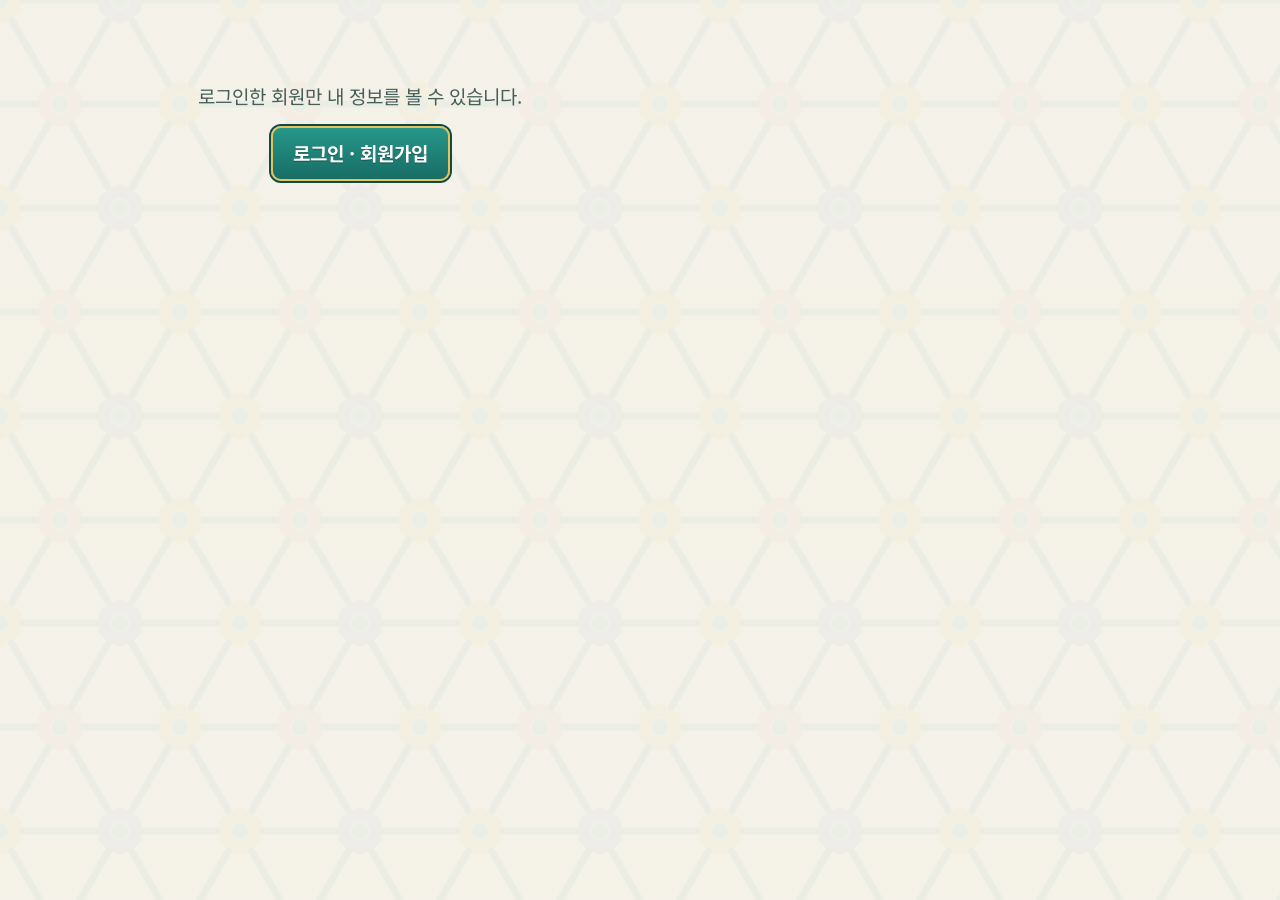
<file: myinfo.html>
<!doctype html>
<html lang="ko">
<head>
<meta charset="utf-8">
<meta name="robots" content="noindex, nofollow">
<meta name="viewport" content="width=device-width, initial-scale=1">
<title>내 정보</title>
<link rel="stylesheet" href="theme.css">
<style>
  body { padding: 36px 40px 56px; }
  .wrap { max-width: 640px; display: grid; gap: 18px; }
  .info { display: grid; gap: 8px; padding: 18px 20px; background: var(--sand); border-radius: 14px; }
  .info dl { margin: 0; display: grid; grid-template-columns: 8.5em 1fr; gap: 8px 12px; }
  .info dt { color: var(--muted); font-weight: 500; }
  .info dd { margin: 0; font-weight: 700; }
  .must { padding: 16px 18px; border-radius: 12px; background: #fff7e0; border: 2px solid #d9a441; font-weight: 700; line-height: 1.7; }
  .pwform { display: grid; gap: 14px; }
  .pwform h2 { margin: 0; font-size: 1.3rem; color: var(--brand-dark); }
  @media (max-width: 760px) { body { padding: 24px 16px 40px; } .info dl { grid-template-columns: 7em 1fr; } }
</style>
</head>
<body>
<div class="wrap" id="root"><div class="state">불러오는 중…</div></div>

<script>
  // 공개용(publishable) 키입니다. 내 정보는 로그인 증표를 확인하는 서버 함수로만 읽고 바꿉니다.
  const SUPABASE_URL = 'https://iixmdxfxayyjhnmngpve.supabase.co';
  const SUPABASE_KEY = 'sb_publishable_Thzc1yu4lKqvOKClASKUew_7FdA7lqv';
  const root = document.getElementById('root');

  function el(tag, cls, text) {
    const e = document.createElement(tag);
    if (cls) e.className = cls;
    if (text != null) e.textContent = text; // textContent 만 사용
    return e;
  }
  function topGo(hash) { try { window.top.location.hash = hash; } catch (e) { location.href = 'index.html' + hash; } }
  function currentMember() { try { return window.top.getMember ? window.top.getMember() : null; } catch (e) { return null; } }
  async function rpc(fn, args) {
    const res = await fetch(`${SUPABASE_URL}/rest/v1/rpc/${fn}`, {
      method: 'POST',
      headers: { apikey: SUPABASE_KEY, Authorization: 'Bearer ' + SUPABASE_KEY, 'Content-Type': 'application/json' },
      body: JSON.stringify(args),
    });
    if (!res.ok) throw new Error('HTTP ' + res.status);
    return res.json();
  }
  function fmtPhone(p) { return /^010\d{8}$/.test(p) ? p.replace(/^(\d{3})(\d{4})(\d{4})$/, '$1-$2-$3') : p; }
  function fmtStamp(iso) { if (!iso) return '-'; const d = new Date(iso); return `${d.getFullYear()}년 ${d.getMonth() + 1}월 ${d.getDate()}일 ${String(d.getHours()).padStart(2, '0')}:${String(d.getMinutes()).padStart(2, '0')}`; }

  function needLogin() {
    const box = el('div', 'state', '로그인한 회원만 내 정보를 볼 수 있습니다.');
    const b = el('button', 'btn', '로그인 · 회원가입'); b.type = 'button';
    b.addEventListener('click', () => topGo('#login'));
    box.append(document.createElement('br'), b);
    root.replaceChildren(box);
  }

  function draw(m, info) {
    root.replaceChildren();
    if (info.must_change) {
      root.append(el('div', 'must', '관리자가 비밀번호를 초기화했습니다. 임시 비밀번호로 로그인하셨으니, 아래에서 새 비밀번호를 꼭 정해 주세요. 정하기 전에는 예약 기능을 쓸 수 없습니다.'));
    }
    const box = el('section', 'info');
    const dl = el('dl');
    [['이름', info.name], ['전화번호', fmtPhone(info.phone)], ['가입일', fmtStamp(info.created_at)], ['마지막 로그인', fmtStamp(info.last_login_at)]].forEach(([k, v]) => { dl.append(el('dt', null, k), el('dd', null, v)); });
    box.append(dl);
    root.append(box);

    const form = el('form', 'pwform');
    form.append(el('h2', null, '비밀번호 바꾸기'));
    form.append(el('p', 'hint', '로그인한 상태라서 현재 비밀번호는 묻지 않습니다. 새 비밀번호만 정해 주세요.'));
    const mk = (label, ac) => { const l = el('label', 'f', label); const i = el('input'); i.type = 'password'; i.inputMode = 'numeric'; i.maxLength = 8; i.required = true; i.autocomplete = ac; l.append(i); form.append(l); return i; };
    const newI = mk('새 비밀번호 (숫자 4~8자리)', 'new-password');
    const new2 = mk('새 비밀번호 확인', 'new-password');
    const msg = el('div', 'msg'); msg.setAttribute('role', 'status');
    const go = el('button', 'btn', '비밀번호 바꾸기'); go.type = 'submit';
    form.append(go, msg);
    form.addEventListener('submit', async (ev) => {
      ev.preventDefault();
      const n = newI.value;
      if (!/^[0-9]{4,8}$/.test(n)) { msg.className = 'msg err'; msg.textContent = '새 비밀번호는 숫자 4~8자리로 입력해 주세요.'; newI.focus(); return; }
      if (n !== new2.value) { msg.className = 'msg err'; msg.textContent = '새 비밀번호 확인이 같지 않습니다.'; new2.focus(); return; }
      go.disabled = true; msg.className = 'msg'; msg.textContent = '바꾸는 중…';
      try {
        const r = await rpc('member_set_password', { p_name: m.name, p_phone: m.phone, p_token: m.token || null, p_new: n });
        if (r.ok) {
          newI.value = new2.value = '';
          msg.className = 'msg ok'; msg.textContent = '비밀번호를 바꿨습니다. 다음 로그인부터 새 비밀번호를 쓰세요.' + (info.must_change ? ' 이제 예약 기능을 쓰실 수 있습니다.' : '');
          const b = el('button', 'btn small', '성지순례 일정 보기'); b.type = 'button'; b.style.marginLeft = '10px';
          b.addEventListener('click', () => topGo('#pilgrimage'));
          msg.append(b);
          const must = root.querySelector('.must'); if (must) must.remove();
          info.must_change = false;
          go.disabled = false; return;
        }
        msg.className = 'msg err';
        msg.textContent = r.reason === 'bad_password' ? '새 비밀번호는 숫자 4~8자리로 입력해 주세요.'
          : r.reason === 'same_password' ? '새 비밀번호는 지금 비밀번호와 다르게 정해 주세요.'
          : '바꾸지 못했습니다. 다시 로그인한 뒤 시도해 주세요.';
      } catch (e) { msg.className = 'msg err'; msg.textContent = '바꾸지 못했습니다. 잠시 후 다시 시도해 주세요.'; }
      go.disabled = false;
    });
    root.append(form);
    root.append(el('p', 'hint', '비밀번호를 잊으셨다면 전화(02-387-8578)로 문의해 주세요. 임시 비밀번호를 알려 드립니다.'));
    if (info.must_change) newI.focus();
  }

  async function load() {
    const m = currentMember();
    if (!m) { needLogin(); return; }
    root.replaceChildren(el('div', 'state', '불러오는 중…'));
    try {
      const info = await rpc('member_info', { p_name: m.name, p_phone: m.phone, p_token: m.token || null });
      if (!info.ok) { needLogin(); return; }
      if (!info.registered) {
        root.replaceChildren(el('div', 'state', '아직 회원가입을 하지 않은 상태입니다. 가입하시면 비밀번호로 안전하게 로그인할 수 있습니다.'));
        const b = el('button', 'btn', '회원가입하기'); b.type = 'button'; b.addEventListener('click', () => topGo('#login'));
        root.firstChild.append(document.createElement('br'), b);
        return;
      }
      draw(m, info);
    } catch (e) {
      const box = el('div', 'state', '내 정보를 불러오지 못했습니다. 잠시 후 다시 시도해 주세요.');
      const b = el('button', 'btn ghost', '다시 불러오기'); b.type = 'button'; b.addEventListener('click', load);
      box.append(document.createElement('br'), b);
      root.replaceChildren(box);
    }
  }
  load();
</script>
</body>
</html>
</file>
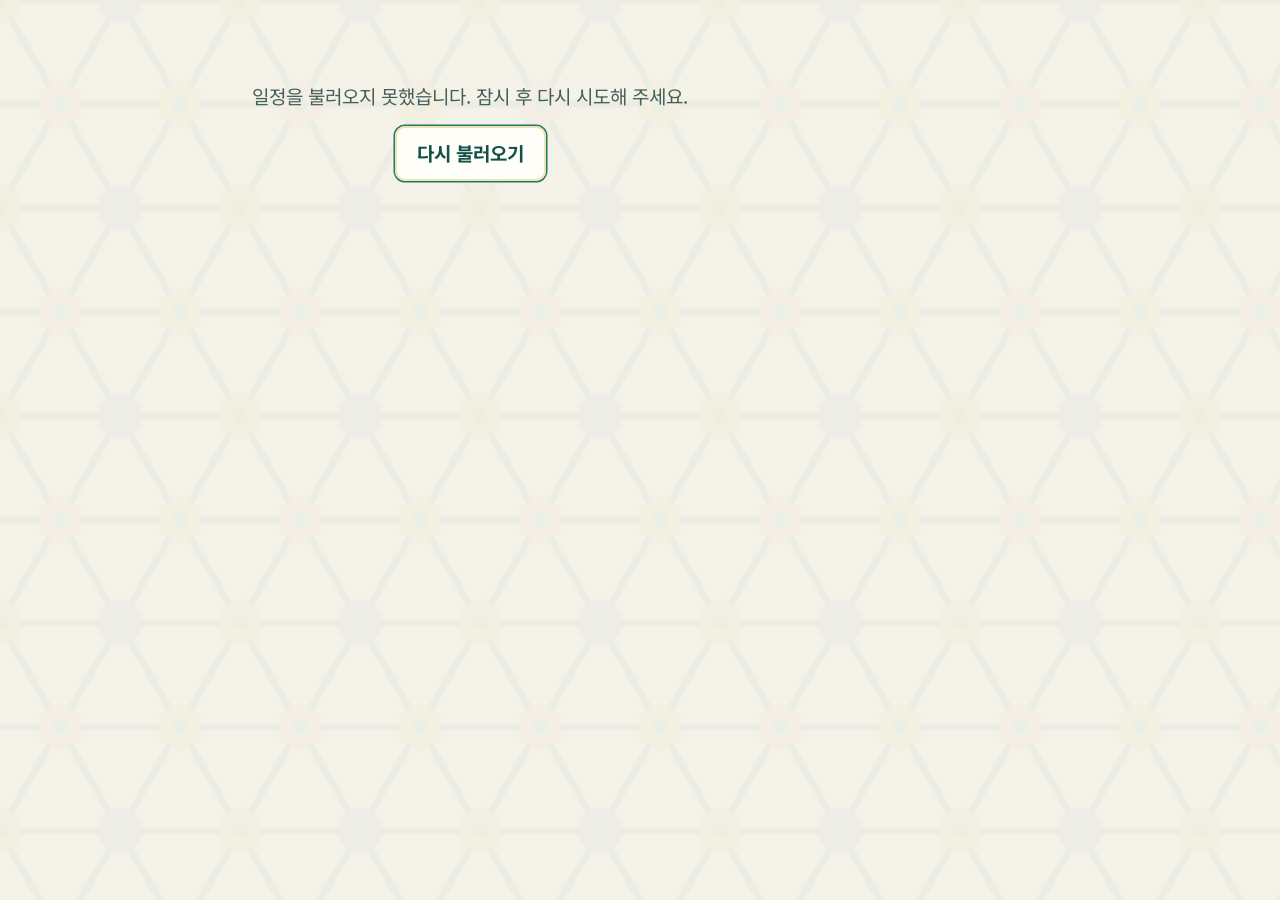
<file: pilgrimage.html>
<!doctype html>
<html lang="ko">
<head>
<meta charset="utf-8">
<meta name="viewport" content="width=device-width, initial-scale=1">
<title>성지순례 일정</title>
<link rel="stylesheet" href="theme.css">
<style>
  body { padding: 36px 40px 56px; }
  .wrap { max-width: 860px; }
  .reserve-box { display: grid; gap: 8px; }
  .people { display: inline-flex; align-items: center; gap: 6px; font-weight: 500; }
  .people input { width: 5.2rem; min-height: 48px; text-align: center; }
  .reserve-panel { display: grid; gap: 14px; margin-top: 4px; padding: 16px; background: var(--sand); border-radius: 12px; }
  .reserve-id { display: grid; grid-template-columns: 1fr 1fr; gap: 12px; }
  .reserve-comp { display: grid; gap: 12px; }
  .reserve-panel input[readonly] { background: #efe8da; color: var(--muted); }
  .reserve-sub { font-weight: 700; }
  .stops { display: grid; grid-template-columns: repeat(auto-fit, minmax(190px, 1fr)); gap: 10px; }
  .stop { display: grid; gap: 2px; text-align: center; padding: 12px 10px; min-height: 64px; border: 2px solid var(--line); border-radius: 12px; background: var(--panel); color: var(--text); font: inherit; cursor: pointer; }
  .guide-btn { display: flex; align-items: center; gap: 16px; width: 100%; margin: 0 0 18px; padding: 18px 20px; text-align: left; font: inherit; color: #fff; cursor: pointer; background: linear-gradient(rgba(14,59,54,.9), rgba(14,59,54,.92)), var(--kkotsal); background-size: auto, 130px auto; border: 3px solid var(--gold); border-radius: 14px; box-shadow: 0 0 0 3px #0a2f2b; }
  .guide-btn:hover { background: linear-gradient(rgba(29,122,112,.85), rgba(29,122,112,.88)), var(--kkotsal); background-size: auto, 130px auto; }
  .guide-ico { display: grid; place-items: center; flex: none; width: 3rem; height: 3rem; border-radius: 50%; background: #fff; color: var(--brand); font-size: 1.3rem; }
  .guide-txt { display: grid; gap: 2px; }
  .guide-txt b { font-size: 1.35rem; }
  .guide-txt span { opacity: .9; font-size: .98rem; }
  .guide-box { width: min(900px, 100%); }
  .guide-body { padding: 0; background: #000; }
  .guide-body video { display: block; width: 100%; max-height: 70vh; max-height: 70dvh; background: #000; }
  .stops.need { outline: 3px solid var(--red); outline-offset: 4px; border-radius: 12px; }
  .stop:hover { border-color: var(--brand); }
  .stop-place { font-weight: 700; }
  .stop-time { font-size: 1.1rem; color: var(--brand-dark); font-weight: 700; }
  .stop.on { background: var(--brand); border-color: var(--brand); color: #fff; }
  .stop.on .stop-time { color: #fff; }
  @media (max-width: 560px) { .reserve-id { grid-template-columns: 1fr; } }
  @media (max-width: 760px) { body { padding: 24px 16px 40px; } }
</style>
</head>
<body>
<div class="wrap" id="root"><div class="state">불러오는 중…</div></div>

<script src="paging.js"></script>
<script src="flyers.js"></script>
<script src="pay.js"></script>
<script src="privacy.js"></script>
<script>
  // 공개용(publishable) 키입니다. 브라우저에 두어도 안전하며, 접근 범위는 DB의 RLS 규칙이 정합니다.
  const SUPABASE_URL = 'https://iixmdxfxayyjhnmngpve.supabase.co';
  const SUPABASE_KEY = 'sb_publishable_Thzc1yu4lKqvOKClASKUew_7FdA7lqv';

  const STATUS = { open: '모집중', closed: '마감', canceled: '취소' };
  const root = document.getElementById('root');

  function el(tag, cls, text) {
    const e = document.createElement(tag);
    if (cls) e.className = cls;
    if (text != null) e.textContent = text; // textContent 만 사용 → 데이터에 HTML이 있어도 실행되지 않음
    return e;
  }

  function fmtDate(s) {
    const [y, m, d] = s.split('-').map(Number);
    const w = ['일', '월', '화', '수', '목', '금', '토'][new Date(y, m - 1, d).getDay()];
    return `${y}년 ${m}월 ${d}일 (${w})`;
  }

  function card(p, past) {
    const item = el('article', 'item' + (past ? ' past' : ''));
    const top = el('div', 'top');
    top.append(el('h3', 'title', p.title), el('span', 'badge ' + p.status, STATUS[p.status] || p.status));
    item.append(top);

    const meta = el('div', 'meta');
    meta.append(el('span', null, '📅 ' + fmtDate(p.trip_date)), el('span', null, '📍 ' + p.place));
    if (p.price != null) meta.append(el('span', null, '💰 ' + (p.price === 0 ? '무료' : Number(p.price).toLocaleString('ko-KR') + '원')));
    if (p.capacity != null) meta.append(el('span', null, '👥 정원 ' + p.capacity + '명'));
    item.append(meta);

    if (p.description) item.append(el('p', 'desc', p.description));

    if (p.status === 'open' && !past) item.append(reserveBox(p));
    return item;
  }

  /* ---------- 예약하기: 회원만 가능, 누르면 "내 예약"에 추가됩니다 ---------- */
  function topGo(hash) { try { window.top.location.hash = hash; } catch (e) { location.href = 'index.html' + hash; } }
  function currentMember() { try { return window.top.getMember ? window.top.getMember() : null; } catch (e) { return null; } }

  // 차량 탑승지 목록: [{place, time}] — 없으면 빈 배열
  function stopsOf(p) { return Array.isArray(p.boardings) ? p.boardings.filter((b) => b && b.place) : []; }
  const stopLabel = (b) => (b.time ? b.place + ' ' + b.time : b.place);

  function payInfo(p, people, boarding) {
    return {
      heading: '예약 신청이 되었습니다 (입금 대기)',
      trip: p.title + ' · ' + fmtDate(p.trip_date) + ' · ' + people + '명' + (boarding ? ' · ' + boarding : ''),
      amount: p.price != null && p.price > 0 ? (p.price * people).toLocaleString('ko-KR') + '원 (1인 ' + Number(p.price).toLocaleString('ko-KR') + '원)' : '',
    };
  }

  function reserveBox(p) {
    const stops = stopsOf(p);
    const box = el('div', 'reserve-box');
    const open = el('button', 'btn', '예약 신청서 쓰기'); open.type = 'button';
    open.setAttribute('aria-expanded', 'false');
    box.append(open);

    const panel = el('div', 'reserve-panel'); panel.hidden = true;
    const m0 = currentMember();
    const gate = el('div', 'msg'); gate.setAttribute('role', 'status');
    box.append(gate);

    const mkField = (labelText, type, value, ph, ac) => {
      const l = el('label', 'f', labelText);
      const i = el('input'); i.type = type; i.value = value || ''; i.placeholder = ph;
      if (ac) i.autocomplete = ac;
      if (type === 'tel') i.inputMode = 'tel';
      l.append(i);
      return [l, i];
    };
    // 순서: ① 인원 → ② 이름·전화번호 → ③ 차량 탑승지 → 예약하기
    panel.append(el('div', 'reserve-sub', '① 인원을 먼저 정해 주세요'));
    const lab = el('label', 'people', '인원 ');
    const num = el('input'); num.type = 'number'; num.min = 1; num.max = 100; num.step = 1; num.value = 1;
    num.setAttribute('aria-label', '예약 인원(명)');
    lab.append(num, document.createTextNode(' 명'));
    panel.append(lab);
    // 1번째 분 = 로그인한 회원 본인 (고칠 수 없음)
    panel.append(el('div', 'reserve-sub', '② 이름과 전화번호 (1번째 분은 로그인한 회원)'));
    const [nameL, nameI] = mkField('이름', 'text', m0 && m0.name, '', 'name');
    const [phoneL, phoneI] = mkField('전화번호', 'tel', m0 && m0.phone, '', 'tel');
    nameI.readOnly = true; phoneI.readOnly = true;
    const idRow = el('div', 'reserve-id'); idRow.append(nameL, phoneL);
    panel.append(idRow);
    const comp = el('div', 'reserve-comp'); // 인원이 2명 이상이면 동행하시는 분 칸이 생깁니다
    panel.append(comp);

    // 차량 탑승지 버튼 (장소 + 탑승시간)
    let chosen = null;
    if (stops.length) {
      panel.append(el('div', 'reserve-sub', '③ 차량 탑승지를 눌러 선택하세요'));
      const grp = el('div', 'stops'); grp.setAttribute('role', 'radiogroup'); grp.setAttribute('aria-label', '차량 탑승지');
      stops.forEach((s) => {
        const b = el('button', 'stop');
        b.type = 'button'; b.setAttribute('role', 'radio'); b.setAttribute('aria-checked', 'false');
        b.append(el('span', 'stop-place', s.place), el('span', 'stop-time', s.time || ''));
        b.addEventListener('click', () => {
          chosen = stopLabel(s); grp.classList.remove('need');
          grp.querySelectorAll('.stop').forEach((x) => { const on = x === b; x.classList.toggle('on', on); x.setAttribute('aria-checked', on ? 'true' : 'false'); });
        });
        grp.append(b);
      });
      panel.append(grp);
    }

    const consent = buildConsent(); // 개인정보 수집·이용 동의 (필수)
    panel.append(consent.el);
    const b = el('button', 'btn', '예약하기'); b.type = 'button';
    const row = el('div', 'actions'); row.append(b);
    const msg = el('div', 'msg'); msg.setAttribute('role', 'status');
    panel.append(row, msg);
    box.append(panel);

    // 인원 수에 맞춰 동행인(2번째 분부터) 이름·전화번호 칸을 만들고 줄입니다 (이미 쓴 내용은 남김)
    const compInputs = [];
    const syncComp = () => {
      const n = Math.max(1, Math.min(100, Math.floor(Number(num.value)) || 1));
      while (compInputs.length < n - 1) {
        const k = compInputs.length + 2;
        const wrap = el('div', 'reserve-id');
        const [l1, i1] = mkField(k + '번째 분 이름', 'text', '', '예: 홍길동');
        const [l2, i2] = mkField(k + '번째 분 전화번호', 'tel', '', '예: 010-1234-5678');
        i1.maxLength = 50;
        wrap.append(l1, l2);
        compInputs.push({ wrap, name: i1, phone: i2 });
      }
      while (compInputs.length > n - 1) compInputs.pop();
      comp.replaceChildren(...compInputs.map((c) => c.wrap));
    };
    num.addEventListener('input', syncComp);
    num.addEventListener('change', syncComp);

    const say = (text, kind, linkText, hash) => {
      const target = panel.hidden ? gate : msg;
      target.className = 'msg' + (kind ? ' ' + kind : '');
      target.replaceChildren(text);
      if (linkText) {
        const a = el('button', 'btn ghost small', linkText); a.type = 'button';
        a.style.marginLeft = '10px';
        a.addEventListener('click', () => topGo(hash));
        target.append(a);
      }
    };

    open.addEventListener('click', () => {
      if (panel.hidden) {
        if (!currentMember()) { say('예약은 회원가입·로그인 후에 할 수 있습니다.', 'err', '로그인 · 회원가입', '#login'); return; }
        const mm = currentMember();
        nameI.value = mm.name; phoneI.value = mm.phone;
        gate.replaceChildren();
        panel.hidden = false;
      } else panel.hidden = true;
      open.setAttribute('aria-expanded', String(!panel.hidden));
      open.textContent = panel.hidden ? '예약 신청서 쓰기' : '신청서 닫기';
    });

    b.addEventListener('click', async () => {
      const m = currentMember();
      if (!m) { panel.hidden = true; open.textContent = '예약 신청서 쓰기'; say('예약은 회원가입·로그인 후에 할 수 있습니다.', 'err', '로그인 · 회원가입', '#login'); return; }
      const name = m.name, phone = m.phone;
      if (!consent.isChecked()) { say('개인정보 수집·이용에 동의해 주세요. (체크칸을 눌러 주세요)', 'err'); consent.focus(); return; }
      if (stops.length && !chosen) {
        say('차량 탑승지를 먼저 선택해 주세요. (위의 탑승지 버튼을 눌러 주세요)', 'err');
        const g = panel.querySelector('.stops');
        if (g) { g.classList.add('need'); g.scrollIntoView({ block: 'center', behavior: 'smooth' }); }
        return;
      }
      const people = Number(num.value);
      if (!Number.isInteger(people) || people < 1 || people > 100) { say('인원은 1명 이상으로 입력해 주세요.', 'err'); return; }
      syncComp();
      const companions = [];
      for (let i = 0; i < compInputs.length; i++) {
        const c = compInputs[i], nm = c.name.value.trim(), ph = c.phone.value.trim();
        if (!nm) { say((i + 2) + '번째 분 이름을 입력해 주세요.', 'err'); c.name.focus(); return; }
        if (ph.replace(/\D/g, '').length < 9) { say((i + 2) + '번째 분 전화번호를 정확히 입력해 주세요.', 'err'); c.phone.focus(); return; }
        companions.push({ name: nm, phone: ph });
      }
      b.disabled = true; say('예약하는 중…');
      try {
        const res = await fetch(`${SUPABASE_URL}/rest/v1/rpc/member_reserve`, {
          method: 'POST',
          headers: { apikey: SUPABASE_KEY, Authorization: 'Bearer ' + SUPABASE_KEY, 'Content-Type': 'application/json' },
          body: JSON.stringify({ p_name: name, p_phone: phone, p_pilgrimage_id: p.id, p_people: people, p_boarding: chosen, p_companions: companions, p_consent: consent.isChecked(), p_token: (m && m.token) || null }),
        });
        if (!res.ok) throw new Error('HTTP ' + res.status);
        const r = await res.json();
        if (r.ok) {
          say('예약 신청이 되었습니다. 입금하신 뒤 내 예약에서 [입금 완료]를 눌러 주세요.' + (chosen ? ' (탑승지: ' + chosen + ')' : ''), 'ok', '내 예약 보기', '#reserve');
          const pay = el('button', 'btn small', '입금 계좌 보기'); pay.type = 'button'; pay.style.marginLeft = '10px';
          const payOpts = payInfo(p, people, chosen);
          pay.addEventListener('click', () => showPayPopup(payOpts));
          msg.append(pay);
          showPayPopup(payOpts);
        }
        else if (r.reason === 'duplicate') say('이미 예약하신 일정입니다.', 'err', '내 예약 보기', '#reserve');
        else if (r.reason === 'closed') say('마감되었거나 지난 일정입니다.', 'err');
        else if (r.reason === 'full') say('남은 자리가 부족합니다.', 'err');
        else if (r.reason === 'need_boarding') say('차량 탑승지를 선택해 주세요.', 'err');
        else if (r.reason === 'need_consent') say('개인정보 수집·이용에 동의해 주세요.', 'err');
        else if (r.reason === 'need_companions') say('인원 수에 맞게 모든 분의 이름과 전화번호를 입력해 주세요.', 'err');
        else if (r.reason === 'locked') say('잠시 막혔습니다. 10분 뒤에 다시 시도해 주세요.', 'err');
        else if (r.reason === 'must_change') say('임시 비밀번호를 쓰고 계십니다. 내 정보에서 새 비밀번호를 정한 뒤 예약해 주세요.', 'err', '내 정보 가기', '#myinfo');
        else say('로그인 정보를 확인해 주세요.', 'err', '로그인하기', '#login');
      } catch (e) {
        say('예약하지 못했습니다. 잠시 후 다시 시도해 주세요.', 'err');
      }
      b.disabled = false;
    });
    return box;
  }

  /* ---------- 성지순례 예약방법 동영상: 버튼을 누르면 팝업으로 재생 ---------- */
  const GUIDE_VIDEO = 'video/reserve-guide.mp4'; // 다른 영상으로 바꾸려면 이 파일을 바꾸거나 주소를 고치세요
  function showGuideVideo() {
    const overlay = el('div', 'popup-overlay');
    const box = el('div', 'popup-box guide-box');
    box.setAttribute('role', 'dialog'); box.setAttribute('aria-modal', 'true'); box.setAttribute('aria-labelledby', 'guide-title');
    const head = el('div', 'popup-head');
    const title = el('h2', 'popup-title', '성지순례 예약방법'); title.id = 'guide-title';
    const x = el('button', 'btn ghost small popup-x', '닫기 ✕'); x.type = 'button';
    head.append(title, x);
    const body = el('div', 'popup-body guide-body');
    const v = el('video'); v.src = GUIDE_VIDEO; v.controls = true; v.autoplay = true; v.playsInline = true; v.preload = 'metadata';
    v.setAttribute('aria-label', '성지순례 예약방법 안내 동영상');
    body.append(v);
    box.append(head, body); overlay.append(box);
    const prev = document.activeElement;
    const close = () => { document.removeEventListener('keydown', onKey); try { v.pause(); } catch (e) {} overlay.remove(); if (prev && prev.focus) { try { prev.focus(); } catch (e) {} } };
    const onKey = (e) => { if (e.key === 'Escape') close(); };
    x.addEventListener('click', close);
    overlay.addEventListener('click', (e) => { if (e.target === overlay) close(); });
    document.addEventListener('keydown', onKey);
    document.body.append(overlay);
    x.focus();
  }
  function buildGuideButton() {
    const b = el('button', 'guide-btn'); b.type = 'button';
    b.append(el('span', 'guide-ico', '▶'));
    const t = el('span', 'guide-txt');
    t.append(el('b', null, '성지순례 예약방법'), el('span', null, '누르면 동영상으로 쉽게 알려드립니다'));
    b.append(t);
    b.addEventListener('click', showGuideVideo);
    return b;
  }

  async function load() {
    root.replaceChildren(el('div', 'state', '불러오는 중…'));
    try {
      const res = await fetch(`${SUPABASE_URL}/rest/v1/pilgrimages?select=*&order=trip_date.asc`, {
        headers: { apikey: SUPABASE_KEY, Authorization: 'Bearer ' + SUPABASE_KEY },
      });
      if (!res.ok) throw new Error('HTTP ' + res.status);
      const rows = await res.json();

      const today = new Date();
      const t = `${today.getFullYear()}-${String(today.getMonth() + 1).padStart(2, '0')}-${String(today.getDate()).padStart(2, '0')}`;
      const upcoming = rows.filter((r) => r.trip_date >= t);
      const past = rows.filter((r) => r.trip_date < t).reverse();

      root.replaceChildren();
      if (!rows.length) { root.append(el('div', 'state', '등록된 성지순례 일정이 아직 없습니다.')); return; }
      // 검색 + 한 페이지에 5개씩
      const dateWords = (s) => { const [y, m, d] = s.split('-').map(Number); return `${s} ${y}년 ${m}월 ${d}일 ${m}월${d}일 ${m}/${d}`; };
      const haystack = (r) => [r.title, r.place, r.description, r.price === 0 ? '무료' : r.price, STATUS[r.status], dateWords(r.trip_date)].join(' ');
      const results = el('div');
      const sb = searchBox({
        placeholder: '예: 해맞이, 통도사, 12월 20일, 무박',
        onSearch: (q) => {
          const hit = rows.filter((r) => matchesQuery(haystack(r), q));
          sb.setInfo(q ? `"${q}" 검색 결과 ${hit.length}건` : `전체 ${rows.length}건`);
          if (!hit.length) { results.replaceChildren(el('div', 'state', '검색 결과가 없습니다. 다른 낱말로 찾아보세요.')); return; }
          paginate(results, [
            { title: '다가오는 일정', rows: hit.filter((r) => r.trip_date >= t), past: false, emptyText: q ? '' : '다가오는 일정이 아직 없습니다.' },
            { title: '지난 일정', rows: hit.filter((r) => r.trip_date < t).reverse(), past: true },
          ], (p, g) => card(p, g.past), { perPage: 5 });
        },
      });
      root.append(buildGuideButton()); // 예약방법 동영상 버튼 (맨 위)
      const flyers = buildFlyerBox(); // 일정 검색 위의 전단 사진 (flyers.js 에서 바꿈)
      if (flyers) root.append(flyers);
      root.append(sb.el, results);
      sb.setInfo(`전체 ${rows.length}건`);
      paginate(results, [
        { title: '다가오는 일정', rows: upcoming, past: false, emptyText: '다가오는 일정이 아직 없습니다.' },
        { title: '지난 일정', rows: past, past: true },
      ], (p, g) => card(p, g.past), { perPage: 5 });
    } catch (e) {
      const box = el('div', 'state', '일정을 불러오지 못했습니다. 잠시 후 다시 시도해 주세요.');
      const b = el('button', 'btn ghost', '다시 불러오기');
      b.type = 'button';
      b.addEventListener('click', load);
      box.append(document.createElement('br'), b);
      root.replaceChildren(box);
    }
  }
  load();
</script>
</body>
</html>
</file>
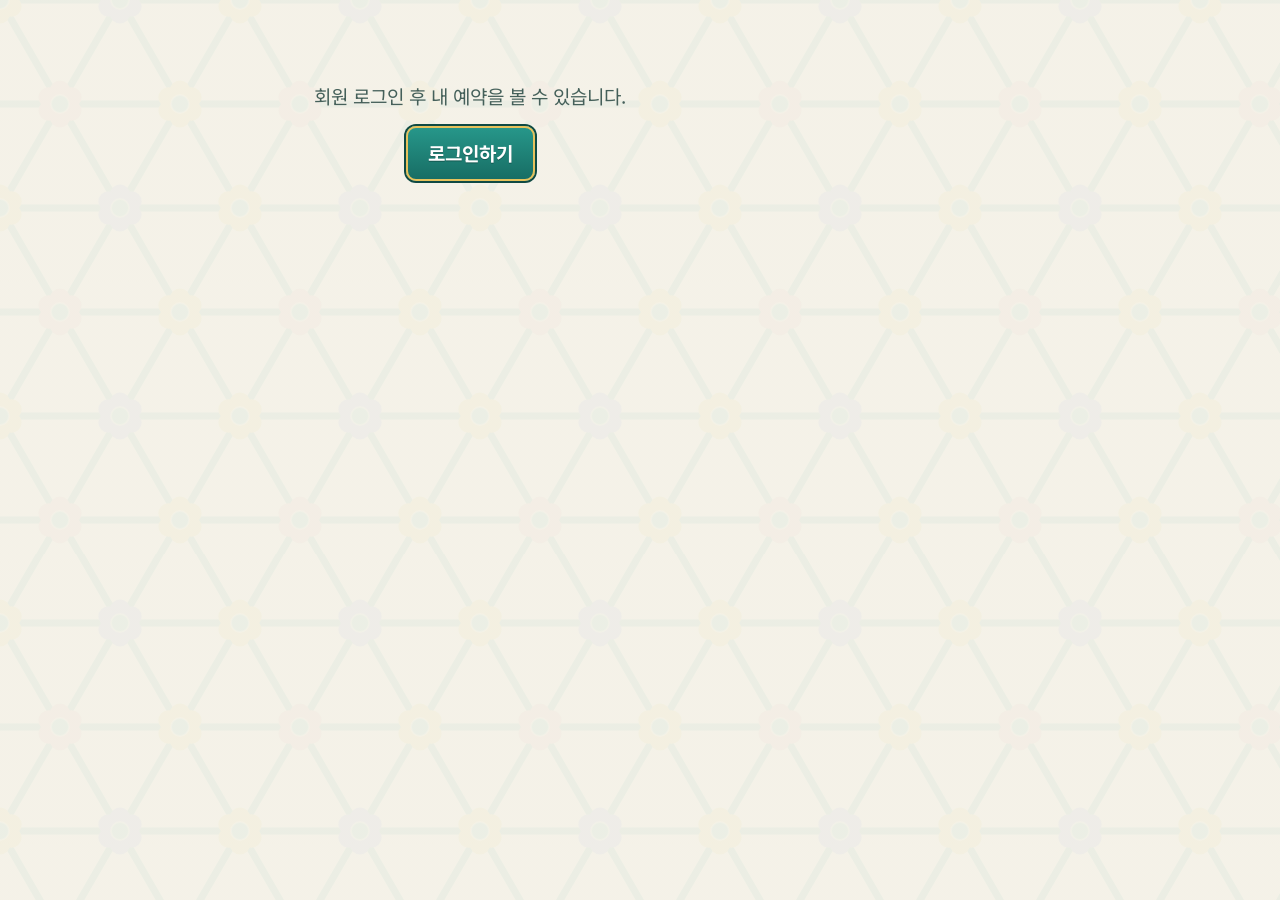
<file: reserve.html>
<!doctype html>
<html lang="ko">
<head>
<meta charset="utf-8">
<meta name="robots" content="noindex, nofollow">
<meta name="viewport" content="width=device-width, initial-scale=1">
<title>내 예약</title>
<link rel="stylesheet" href="theme.css">
<style>
  body { padding: 36px 40px 56px; }
  .wrap { max-width: 860px; }
  .sumbar { display: flex; gap: 10px 28px; flex-wrap: wrap; padding: 16px 20px; margin-bottom: 18px; background: var(--sand); border-radius: 14px; }
  .sumbar b { font-family: var(--serif); font-size: 1.2rem; }
  .badge.requested { background: #f3e1bd; color: #6f4a0c; }
  .badge.paid { background: #dbe8f7; color: #1f4b7a; }
  .badge.confirmed { background: var(--ok-bg); color: var(--ok-fg); }
  .badge.canceled { background: var(--off-bg); color: var(--off-fg); }
  .item.canceled { opacity: .6; }
  .item.canceled .note-box.off { opacity: 1; }
  .note-box { margin: 8px 0 0; padding: 12px 14px; border-radius: 10px; font-weight: 500; line-height: 1.6; }
  .note-box a { font-weight: 700; color: inherit; }
  .note-box.warn { background: #fff7e0; border: 1.5px solid #d9a441; }
  .note-box.paid { background: #e8f0fb; color: #1f4b7a; }
  .note-box.ok { background: var(--ok-bg); color: var(--ok-fg); }
  .note-box.off { background: var(--off-bg); color: var(--off-fg); }
  .pay-card { display: flex; align-items: center; gap: 14px; width: 100%; margin-bottom: 14px; padding: 18px 20px; text-align: left; font: inherit; color: var(--text); cursor: pointer; background: #fdf0d2; border: 2px solid #d9a441; border-radius: 14px; }
  .pay-card:hover { background: #fae6b8; }
  .pay-card-ico { font-size: 2rem; }
  .pay-card-txt { display: grid; gap: 2px; flex: 1; }
  .pay-card-txt b { font-size: 1.2rem; }
  .pay-card-txt span { color: var(--muted); font-size: .95rem; }
  .pay-card-go { font-size: 2rem; color: var(--brand-dark); }
  @media (max-width: 760px) { body { padding: 24px 16px 40px; } }
</style>
</head>
<body>
<div class="wrap" id="root"><div class="state">불러오는 중…</div></div>

<script src="paging.js"></script>
<script src="pay.js"></script>
<script>
  // 공개용(publishable) 키입니다. 브라우저에 두어도 안전하며, 내 예약은 회원 확인을 거치는 서버 함수로만 읽습니다.
  const SUPABASE_URL = 'https://iixmdxfxayyjhnmngpve.supabase.co';
  const SUPABASE_KEY = 'sb_publishable_Thzc1yu4lKqvOKClASKUew_7FdA7lqv';
  const STATUS = { requested: '입금 대기', paid: '예약 접수', confirmed: '예약 확정', canceled: '취소됨' };
  const root = document.getElementById('root');

  function el(tag, cls, text) {
    const e = document.createElement(tag);
    if (cls) e.className = cls;
    if (text != null) e.textContent = text; // textContent 만 사용
    return e;
  }
  const won = (n) => Number(n).toLocaleString('ko-KR') + '원';
  function parseDate(s) { const [y, m, d] = s.split('-').map(Number); return new Date(y, m - 1, d); }
  function daysLeft(s) { const t = new Date(); t.setHours(0, 0, 0, 0); return Math.round((parseDate(s) - t) / 86400000); }
  function fmtDate(s) { const d = parseDate(s); return `${d.getFullYear()}년 ${d.getMonth() + 1}월 ${d.getDate()}일 (${['일','월','화','수','목','금','토'][d.getDay()]})`; }
  function fmtStamp(iso) { const d = new Date(iso); return `${d.getMonth() + 1}월 ${d.getDate()}일 ${String(d.getHours()).padStart(2, '0')}:${String(d.getMinutes()).padStart(2, '0')}`; }
  function topGo(hash) { try { window.top.location.hash = hash; } catch (e) { location.href = 'index.html' + hash; } }
  function currentMember() { try { return window.top.getMember ? window.top.getMember() : null; } catch (e) { return null; } }

  async function rpc(name, body) {
    const res = await fetch(`${SUPABASE_URL}/rest/v1/rpc/${name}`, {
      method: 'POST',
      headers: { apikey: SUPABASE_KEY, Authorization: 'Bearer ' + SUPABASE_KEY, 'Content-Type': 'application/json' },
      body: JSON.stringify(body),
    });
    if (!res.ok) throw new Error('HTTP ' + res.status);
    return res.json();
  }

  function needLogin() {
    const box = el('div', 'state', '회원 로그인 후 내 예약을 볼 수 있습니다.');
    const b = el('button', 'btn', '로그인하기'); b.type = 'button';
    b.addEventListener('click', () => topGo('#login'));
    box.append(document.createElement('br'), b);
    root.replaceChildren(box);
  }

  // 비밀번호 바꾸기는 "내 정보" 페이지에서 합니다 (비밀번호를 정한 회원만 버튼이 보임)
  function pwButton() {
    const b = el('button', 'btn ghost small', '🔑 내 정보 · 비밀번호 바꾸기'); b.type = 'button';
    b.style.margin = '0 0 14px';
    b.addEventListener('click', () => topGo('#myinfo'));
    return b;
  }

  // 맨 위의 "입금 계좌 보기" 카드. 예약하고 팝업을 닫아도 여기서 언제든 다시 찾을 수 있습니다.
  function payCard() {
    const b = el('button', 'pay-card'); b.type = 'button';
    b.append(el('span', 'pay-card-ico', '💳'));
    const t = el('span', 'pay-card-txt');
    t.append(el('b', null, '입금 계좌 보기'), el('span', null, '누르면 계좌번호가 나옵니다'));
    b.append(t, el('span', 'pay-card-go', '›'));
    b.addEventListener('click', () => showPayPopup({ heading: '입금 계좌 안내', hideMine: true }));
    return b;
  }


  let query = '', pageNo = 1, mySearch = null, drawFn = null; // 검색어·페이지·검색창(한 번만 만들어 계속 씀)

  function card(m, r) {
    const past = daysLeft(r.trip_date) < 0;
    const item = el('article', 'item ' + r.status + (past && r.status !== 'canceled' ? ' past' : ''));
    const top = el('div', 'top');
    top.append(el('h3', 'title', r.title), el('span', 'badge ' + r.status, STATUS[r.status] || r.status));
    item.append(top);

    const meta = el('div', 'meta');
    meta.append(el('span', null, '📅 ' + fmtDate(r.trip_date)), el('span', null, '📍 ' + r.place), el('span', null, '👥 ' + r.people + '명'));
    if (r.boarding) meta.append(el('span', null, '🚌 ' + r.boarding));
    if (r.price != null) meta.append(el('span', null, '💰 ' + (r.price === 0 ? '무료' : won(r.price * r.people) + ' (1인 ' + won(r.price) + ')')));
    item.append(meta);
    if (Array.isArray(r.companions) && r.companions.length) item.append(el('p', 'desc', '함께 가시는 분: ' + r.companions.map((c) => c.name + ' (' + c.phone + ')').join(', ')));
    item.append(el('p', 'hint', '예약 신청: ' + fmtStamp(r.created_at)));

    // 상태별 안내
    if (r.status === 'requested') {
      item.append(el('p', 'note-box warn', '아래 계좌로 입금하신 뒤 [입금 완료] 버튼을 눌러 주세요. 입금 전에는 직접 취소할 수 있습니다.'));
    } else if (r.status === 'paid') {
      const p = el('p', 'note-box paid', '입금 완료가 접수되었습니다. 관리자가 입금을 확인하면 예약이 확정됩니다. 취소는 전화로 문의해 주세요: ');
      const a = el('a', null, '02-387-8578'); a.href = 'tel:023878578'; p.append(a);
      item.append(p);
    } else if (r.status === 'confirmed') {
      const p = el('p', 'note-box ok', '✅ 입금이 확인되어 예약이 확정되었습니다. 확정된 예약의 취소는 전화로 문의해 주세요: ');
      const a = el('a', null, '02-387-8578'); a.href = 'tel:023878578'; p.append(a);
      item.append(p);
    }

    if (r.status === 'requested' && !past) {
      const act = el('div', 'actions');
      const pb = el('button', 'btn small', '입금 계좌 보기'); pb.type = 'button';
      pb.addEventListener('click', () => showPayPopup({
        heading: '입금 계좌 안내', hideMine: true,
        trip: r.title + ' · ' + fmtDate(r.trip_date) + ' · ' + r.people + '명' + (r.boarding ? ' · ' + r.boarding : ''),
        amount: r.price != null && r.price > 0 ? won(r.price * r.people) + ' (1인 ' + won(r.price) + ')' : '',
      }));
      act.append(pb);
      const msg = el('div', 'msg'); msg.setAttribute('role', 'status');
      // 입금 완료: 입금하셨다고 알리는 버튼. 누르면 "입금 대기" → "예약 접수" 로 바뀌고, 관리자가 확인해 확정합니다.
      const pd = el('button', 'btn small', '입금 완료'); pd.type = 'button';
      const b = el('button', 'btn ghost small', '예약 취소'); b.type = 'button';
      pd.addEventListener('click', async () => {
        const yes = await askPopup({
          heading: '입금을 완료하셨나요?',
          message: '입금 완료를 누른 뒤에는 직접 취소할 수 없습니다.',
          yes: '예, 입금했습니다', no: '아니요',
        });
        if (!yes) return;
        pd.disabled = true; b.disabled = true; msg.className = 'msg'; msg.textContent = '접수하는 중…';
        try {
          const res = await rpc('mark_reservation_paid', { p_name: m.name, p_phone: m.phone, p_id: r.id, p_token: m.token || null });
          if (res.ok) { load(); return; }
          msg.className = 'msg err'; msg.textContent = '처리할 수 없는 예약입니다. 목록을 새로 불러옵니다.'; setTimeout(load, 1200);
        } catch (e) { msg.className = 'msg err'; msg.textContent = '접수하지 못했습니다. 잠시 후 다시 시도해 주세요.'; }
        pd.disabled = false; b.disabled = false;
      });
      act.append(pd);
      b.addEventListener('click', () => {
        // 한 번 더 확인 (실수로 취소하지 않도록)
        b.hidden = true; pd.hidden = true;
        const ask = el('span', null, '정말 취소할까요? ');
        const yes = el('button', 'btn small', '예, 취소합니다'); yes.type = 'button';
        const no = el('button', 'btn ghost small', '아니요'); no.type = 'button';
        no.addEventListener('click', () => { ask.remove(); yes.remove(); no.remove(); b.hidden = false; pd.hidden = false; });
        yes.addEventListener('click', async () => {
          yes.disabled = true; msg.className = 'msg'; msg.textContent = '취소하는 중…';
          try {
            const res = await rpc('cancel_my_reservation', { p_name: m.name, p_phone: m.phone, p_id: r.id, p_token: m.token || null });
            if (res.ok) { load(); return; }
            msg.className = 'msg err'; msg.textContent = '취소할 수 없는 예약입니다. 문의 전화로 연락해 주세요.';
          } catch (e) { msg.className = 'msg err'; msg.textContent = '취소하지 못했습니다. 잠시 후 다시 시도해 주세요.'; }
          yes.disabled = false;
        });
        act.append(ask, yes, no);
      });
      act.append(b);
      item.append(act, msg);
    }
    return item;
  }

  async function load() {
    const m = currentMember();
    if (!m) { needLogin(); return; }
    root.replaceChildren(el('div', 'state', '불러오는 중…'));
    try {
      const r = await rpc('my_reservations', { p_name: m.name, p_phone: m.phone, p_token: m.token || null });
      if (!r.ok) { if (r.reason === 'must_change') { topGo('#myinfo'); return; } needLogin(); return; } // 임시 비밀번호 상태면 내 정보로 보냄
      const items = r.items || [];
      root.replaceChildren();
      root.append(payCard()); // 입금 계좌 카드: 누르면 계좌번호 팝업
      if (m.token) root.append(pwButton()); // 비밀번호를 정한 회원만

      if (!items.length) {
        const box = el('div', 'state', m.name + '님의 예약이 아직 없습니다.');
        const b = el('button', 'btn', '성지순례 일정 보러 가기'); b.type = 'button';
        b.addEventListener('click', () => topGo('#pilgrimage'));
        box.append(document.createElement('br'), b);
        root.append(box);
        return;
      }

      const active = items.filter((x) => x.status !== 'canceled');
      const total = active.reduce((s, x) => s + (x.price || 0) * x.people, 0);
      const bar = el('div', 'sumbar');
      [['예약', active.length + '건'], ['인원', active.reduce((s, x) => s + x.people, 0) + '명'], ['예상 금액', won(total)]].forEach(([k, v]) => {
        const d = el('div'); d.append(el('span', 'hint', k + ' '), el('b', null, v)); bar.append(d);
      });
      root.append(bar);

      // 일정 검색 + 한 페이지에 5개씩 (검색창은 한 번만 만들어 계속 씀)
      const dateWords = (s) => { const [y, mo, d] = s.split('-').map(Number); return `${s} ${y}년 ${mo}월 ${d}일 ${mo}월${d}일 ${mo}/${d}`; };
      const hay = (x) => [x.title, x.place, dateWords(x.trip_date), x.boarding, STATUS[x.status], (x.companions || []).map((c) => c.name).join(' ')].join(' ');
      const results = el('div');
      const draw = () => {
        const hit = items.filter((x) => matchesQuery(hay(x), query));
        mySearch.setInfo(query ? `"${query}" 검색 결과 ${hit.length}건` : `전체 ${items.length}건`);
        if (!hit.length) { results.replaceChildren(el('div', 'state', '검색 결과가 없습니다. 다른 낱말로 찾아보세요. (예: 12월 20일, 해맞이, 예약 확정)')); return; }
        const isUp = (x) => daysLeft(x.trip_date) >= 0 && x.status !== 'canceled';
        paginate(results, [
          { title: '다가오는 예약', rows: hit.filter(isUp) },
          { title: '지난 예약 · 취소된 예약', rows: hit.filter((x) => !isUp(x)) },
        ], (x) => card(m, x), { perPage: 5, startPage: pageNo, onPage: (n) => { pageNo = n; } });
      };
      if (!mySearch) {
        mySearch = searchBox({ placeholder: '예: 해맞이, 통도사, 12월 20일', label: '예약 검색', onSearch: (q) => { query = q; pageNo = 1; drawFn(); } });
      }
      drawFn = draw;
      root.append(mySearch.el, results);
      draw();
    } catch (e) {
      const box = el('div', 'state', '예약을 불러오지 못했습니다. 잠시 후 다시 시도해 주세요.');
      const b = el('button', 'btn ghost', '다시 불러오기'); b.type = 'button'; b.addEventListener('click', load);
      box.append(document.createElement('br'), b);
      root.replaceChildren(box);
    }
  }
  load();
</script>
</body>
</html>
</file>
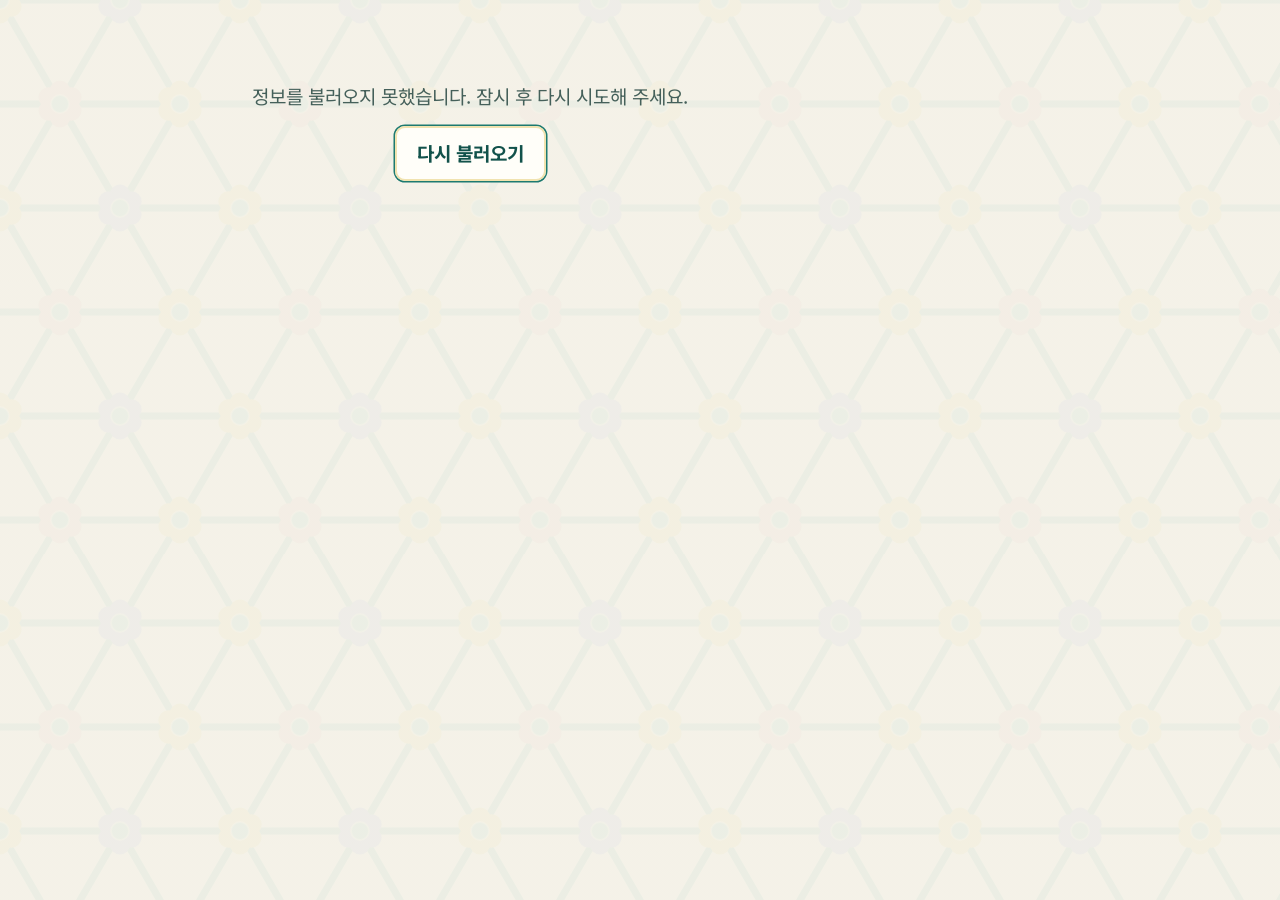
<file: temple.html>
<!doctype html>
<html lang="ko">
<head>
<meta charset="utf-8">
<meta name="viewport" content="width=device-width, initial-scale=1">
<title>절 소개</title>
<link rel="stylesheet" href="theme.css">
<style>
  body { padding: 36px 40px 56px; }
  .wrap { max-width: 860px; display: grid; grid-template-columns: minmax(0, 1fr); gap: 20px; } /* 긴 내용이 있어도 칸이 화면보다 넓어지지 않게 */
  h2.name { margin: 0; font-size: 2rem; color: var(--brand-dark); }
  .intro { margin: 0; line-height: 1.85; white-space: pre-line; }
  dl { margin: 0; display: grid; grid-template-columns: auto 1fr; gap: 12px 24px; align-items: baseline; }
  dt { color: var(--muted); font-size: .95rem; }
  dd { margin: 0; font-size: 1.15rem; line-height: 1.6; min-width: 0; overflow-wrap: anywhere; } /* 긴 인터넷 주소는 화면 끝에서 줄바꿈 */
  dd a { font-weight: 700; }
  .mapbox { display: grid; gap: 10px; }
  .mapbox iframe { width: 100%; height: 240px; border: 1px solid var(--line); border-radius: 14px; background: var(--sand); }
  .maptabs { display: flex; gap: 8px; }
  .btn.naver { background: #0a7d3b; }
  .btn.naver:hover { background: #07622e; }

  /* ---------- 봉찬회에 대하여 (역사) ---------- */
  .story { display: grid; gap: 22px; margin-top: 12px; }
  .story-head { padding-bottom: 14px; border-bottom: 2px solid var(--line); }
  .story-title { margin: 0; font-size: 1.9rem; color: var(--brand-dark); }
  .story-sub { margin: 6px 0 0; color: var(--muted); font-family: var(--serif); font-size: 1.1rem; }
  .story-nav { display: flex; gap: 8px; flex-wrap: wrap; }
  .story-part { background: var(--panel); border: 1px solid var(--line); border-radius: 16px; padding: 24px; display: grid; gap: 14px; scroll-margin-top: 12px; }
  .story-h3 { margin: 0; font-size: 1.45rem; color: var(--brand-dark); padding-left: 12px; border-left: 5px solid var(--gold); }
  .story-h4 { margin: 10px 0 0; font-size: 1.15rem; font-family: var(--sans); color: var(--brand); }
  .prose { margin: 0; line-height: 2; font-size: 1.02rem; word-break: keep-all; overflow-wrap: break-word; }

  /* 절 소개 동영상 */
  .video-box { position: relative; border-radius: 16px; overflow: hidden; background: #000; }
  .video-box video { display: block; width: 100%; max-height: 80vh; background: #000; }
  .video-box .vfail { padding: 40px 16px; text-align: center; color: #fff; }
  /* 가운데 큰 버튼(다시 보기 / 재생): 아래쪽 조절줄은 가리지 않음 */
  .video-overlay { position: absolute; inset: 0 0 56px 0; display: grid; place-items: center; background: rgba(0,0,0,.4); pointer-events: none; }
  .video-big {
    pointer-events: auto; width: 116px; height: 116px; border-radius: 50%; border: 3px solid rgba(255,255,255,.9);
    background: rgba(20,12,6,.7); color: #fff; cursor: pointer; display: grid; place-items: center; align-content: center; gap: 2px; padding: 0; font: inherit;
  }
  .video-big:hover { background: rgba(29,122,112,.92); }
  .video-big-icon { font-size: 2.6rem; line-height: 1; }
  .video-big-text { font-size: 1rem; font-weight: 700; }
  /* 소리 켜기 */
  .video-sound { position: absolute; top: 12px; right: 12px; z-index: 2; min-height: 44px; padding: 8px 16px; border: 2px solid rgba(255,255,255,.85); border-radius: 999px; background: rgba(20,12,6,.72); color: #fff; font: inherit; font-weight: 700; cursor: pointer; }
  .video-sound:hover { background: rgba(29,122,112,.94); }
  @media (max-width: 760px) { .video-big { width: 96px; height: 96px; } .video-big-icon { font-size: 2.1rem; } .video-big-text { font-size: .9rem; } .video-overlay { inset: 0 0 48px 0; } }

  /* 연혁: 세로 시간 순서 */
  .timeline { list-style: none; margin: 4px 0 0; padding: 0 0 0 6px; }
  .timeline li { position: relative; display: grid; grid-template-columns: 5.2rem 1fr; gap: 4px 14px; padding: 0 0 20px 24px; border-left: 3px solid var(--line); }
  .timeline li:last-child { padding-bottom: 0; border-left-color: transparent; }
  .timeline li::before { content: ''; position: absolute; left: -9px; top: .5rem; width: 15px; height: 15px; border-radius: 50%; background: var(--brand); border: 3px solid var(--panel); box-shadow: 0 0 0 2px var(--brand); }
  .tl-year { font-family: var(--serif); font-weight: 700; font-size: 1.25rem; color: var(--brand-dark); }
  .tl-what { line-height: 1.75; font-size: 1.05rem; }

  /* 의미: 큰 한자 세 글자 */
  .hanja-row { display: grid; grid-template-columns: repeat(3, 1fr); gap: 12px; }
  .hanja { text-align: center; background: var(--sand); border-radius: 14px; padding: 16px 8px; }
  .hanja-ch { font-family: var(--serif); font-size: 3.2rem; font-weight: 700; line-height: 1.1; color: var(--brand-dark); }
  .hanja-read { margin-top: 6px; color: var(--muted); }

  @media (max-width: 760px) {
    body { padding: 20px 12px 36px; }
    dl { grid-template-columns: 1fr; gap: 2px; } dd { margin-bottom: 12px; }
    .story-part { padding: 18px 16px; }
    .story-title { font-size: 1.55rem; }
    .timeline li { grid-template-columns: 1fr; gap: 2px; padding-left: 20px; }
    .hanja-ch { font-size: 2.5rem; }
    .hanja-read { font-size: .85rem; }
  }
</style>
</head>
<body>
<div class="wrap" id="root"><div class="state">불러오는 중…</div></div>

<script src="story.js"></script>
<script src="totop.js"></script>
<script>
  // 공개용(publishable) 키입니다. 브라우저에 두어도 안전하며, 접근 범위는 DB의 RLS 규칙이 정합니다.
  const SUPABASE_URL = 'https://iixmdxfxayyjhnmngpve.supabase.co';
  const SUPABASE_KEY = 'sb_publishable_Thzc1yu4lKqvOKClASKUew_7FdA7lqv';
  // 바깥 링크 (보이는 순서대로). 주소가 바뀌면 여기만 고치면 됩니다.
  const LINKS = [
    ['밴드', 'https://www.band.us/band/87823665/post'],
    ['블로그', 'https://blog.naver.com/stda11'],
    ['인스타', 'https://www.instagram.com/bongbulsa_1982'],
    ['카페', 'https://cafe.daum.net/bongchanhoe'],
  ];
  const root = document.getElementById('root');

  function el(tag, cls, text) {
    const e = document.createElement(tag);
    if (cls) e.className = cls;
    if (text != null) e.textContent = text; // textContent 만 사용
    return e;
  }

  // 절 소개 동영상 파일. 다른 동영상으로 바꾸려면 video 폴더의 파일을 바꾸거나 이 주소를 고치면 됩니다.
  const VIDEO_SRC = 'video/temple-intro.mp4';

  function buildIntroVideo() {
    const box = el('div', 'video-box');
    const v = document.createElement('video');
    v.controls = true;              // 재생·정지·소리·전체화면 조절
    v.playsInline = true;           // 휴대폰에서 화면 안에서 재생
    v.preload = 'auto';
    // 이 페이지에 들어오면 자동으로 재생됩니다. 브라우저는 소리가 나는 영상의 자동 재생을 막기 때문에
    // 소리는 끈 채로 시작하고, 영상 위의 "소리 켜기" 버튼(또는 아래 조절줄의 소리 버튼)으로 켭니다.
    v.muted = true; v.setAttribute('muted', '');
    v.setAttribute('aria-label', '봉불사 절 소개 동영상');
    const s = document.createElement('source');
    s.src = VIDEO_SRC; s.type = 'video/mp4';
    s.addEventListener('error', () => { box.replaceChildren(el('div', 'vfail', '동영상을 불러오지 못했습니다. 잠시 후 다시 시도해 주세요.')); });
    v.append(s, '이 브라우저에서는 동영상을 재생할 수 없습니다.');

    // 가운데 큰 버튼: 끝나면 "다시 보기", 자동 재생이 막혔을 때는 "재생"
    const ov = el('div', 'video-overlay'); ov.hidden = true;
    const big = el('button', 'video-big'); big.type = 'button';
    const icon = el('span', 'video-big-icon', '↻'); icon.setAttribute('aria-hidden', 'true');
    const txt = el('span', 'video-big-text', '다시 보기');
    big.append(icon, txt); ov.append(big);
    const showOverlay = (mode) => {
      const replay = mode === 'replay';
      icon.textContent = replay ? '↻' : '▶';
      txt.textContent = replay ? '다시 보기' : '재생';
      big.setAttribute('aria-label', replay ? '동영상 처음부터 다시 보기' : '동영상 재생');
      ov.hidden = false;
      big.focus({ preventScroll: true });
    };
    big.addEventListener('click', () => { if (v.ended) v.currentTime = 0; v.play().catch(() => {}); });
    v.addEventListener('play', () => { ov.hidden = true; });
    v.addEventListener('ended', () => showOverlay('replay'));

    // 소리 켜기 버튼 (소리를 끈 채 재생되는 동안만 보임)
    const sound = el('button', 'video-sound', '🔇 소리 켜기'); sound.type = 'button'; sound.hidden = true;
    const syncSound = () => { sound.hidden = !v.muted || v.paused || v.ended; };
    ['play', 'pause', 'ended', 'volumechange'].forEach((ev) => v.addEventListener(ev, syncSound));
    sound.addEventListener('click', () => { v.muted = false; v.removeAttribute('muted'); if (v.volume === 0) v.volume = 1; syncSound(); });

    // 자동 재생 (움직임 줄이기를 켠 기기에서는 자동으로 틀지 않고 "재생" 버튼만 보여 줌)
    const reduce = window.matchMedia && matchMedia('(prefers-reduced-motion: reduce)').matches;
    v.addEventListener('loadedmetadata', () => {
      if (reduce) { showOverlay('play'); return; }
      const p = v.play();
      if (p && p.catch) p.catch(() => showOverlay('play')); // 브라우저가 막으면 "재생" 버튼
    }, { once: true });

    box.append(v, ov, sound);
    return box;
  }

  function render(t) {
    root.replaceChildren();

    // 사진 자리: 절 소개 동영상 (사진들은 홈 화면에서 넘어가며 보입니다)
    root.append(buildIntroVideo());

    // 봉찬회에 대하여 (역사)를 사진 바로 아래, 연락처 카드보다 위에 둠. 글은 story.js
    root.append(buildStory([['temple-info', '연락처 · 오시는 길']]));

    const card = el('section', 'card');
    card.id = 'temple-info'; card.style.scrollMarginTop = '12px';
    card.style.display = 'grid'; card.style.gap = '18px';
    card.append(el('h2', 'name', '봉불사 · 봉찬회'));
    if (t.intro) card.append(el('p', 'intro', t.intro));

    const dl = el('dl');
    // 블로그 · 카페 · 인스타 (주소 위, 이 순서). 눌러서 새 창에서 엽니다.
    LINKS.forEach(([label, url]) => {
      const dd = el('dd');
      const a = el('a', null, url.replace(/^https?:\/\//, '')); a.href = url; a.target = '_blank'; a.rel = 'noopener noreferrer'; // 보이는 글자는 https:// 를 뺀 짧은 모양
      dd.append(a); dl.append(el('dt', null, label), dd);
    });
    if (t.address) dl.append(el('dt', null, '주소'), el('dd', null, t.address));
    if (t.phone) {
      const dd = el('dd');
      const a = el('a', null, t.phone); a.href = 'tel:' + t.phone.replace(/[^0-9+]/g, '');
      dd.append(a); dl.append(el('dt', null, '문의 및 접수'), dd);
    }
    if (dl.children.length) card.append(dl);

    // 작은 위치 사진: 주소로 찾아 보여 줍니다 (위성 ↔ 지도 전환).
    // 네이버 지도 사진은 네이버 지도 API 키가 있어야 넣을 수 있어서, 키 없이 쓸 수 있는 구글 지도 화면을 임시로 사용합니다.
    if (t.address) {
      const q = encodeURIComponent(t.address);
      const src = (type) => `https://maps.google.com/maps?q=${q}&t=${type}&z=17&hl=ko&output=embed`;
      const box = el('div', 'mapbox');
      const frame = el('iframe');
      frame.title = t.name + ' 위치 지도';
      frame.loading = 'lazy';
      frame.referrerPolicy = 'no-referrer-when-downgrade';
      frame.src = src('k');
      const tabs = el('div', 'maptabs');
      [['k', '위성사진'], ['m', '지도']].forEach(([type, label], i) => {
        const b = el('button', 'btn small ' + (i ? 'ghost' : ''), label); b.type = 'button';
        b.setAttribute('aria-pressed', String(i === 0));
        b.addEventListener('click', () => {
          frame.src = src(type);
          tabs.querySelectorAll('button').forEach((x) => { x.classList.toggle('ghost', x !== b); x.setAttribute('aria-pressed', String(x === b)); });
        });
        tabs.append(b);
      });
      box.append(tabs, frame);
      card.append(box);
    }

    // 네이버 지도: 주소로 검색한 결과를 새 창에서 엽니다
    if (t.address) {
      const act = el('div', 'actions');
      const m = el('a', 'btn naver', '네이버 지도에서 보기');
      m.href = 'https://map.naver.com/p/search/' + encodeURIComponent(t.address); m.target = '_blank'; m.rel = 'noopener noreferrer';
      act.append(m);
      if (t.phone) { const c = el('a', 'btn ghost', '전화 걸기'); c.href = 'tel:' + t.phone.replace(/[^0-9+]/g, ''); act.append(c); }
      card.append(act);
    }
    root.append(card);

    // 홈의 "연락처 · 오시는 길" 버튼으로 들어오면(주소 끝 ?to=info) 연락처 카드로 바로 내려감.
    // 동영상이 뜨면서 위쪽 높이가 바뀌므로, 잠시 뒤에 한 번 더 맞춤.
    if (new URLSearchParams(location.search).get('to') === 'info') {
      const jump = () => card.scrollIntoView({ block: 'start' });
      jump();
      const v = root.querySelector('video');
      if (v) v.addEventListener('loadedmetadata', jump, { once: true });
      setTimeout(jump, 600);
    }
  }

  async function load() {
    root.replaceChildren(el('div', 'state', '불러오는 중…'));
    try {
      const res = await fetch(`${SUPABASE_URL}/rest/v1/temple_info?select=*&order=id.asc&limit=1`, {
        headers: { apikey: SUPABASE_KEY, Authorization: 'Bearer ' + SUPABASE_KEY },
      });
      if (!res.ok) throw new Error('HTTP ' + res.status);
      const rows = await res.json();
      if (!rows.length) { root.replaceChildren(el('div', 'state', '절 소개가 아직 등록되지 않았습니다.')); return; }
      render(rows[0]);
    } catch (e) {
      const box = el('div', 'state', '정보를 불러오지 못했습니다. 잠시 후 다시 시도해 주세요.');
      const b = el('button', 'btn ghost', '다시 불러오기'); b.type = 'button'; b.addEventListener('click', load);
      box.append(document.createElement('br'), b);
      root.replaceChildren(box);
    }
  }
  load();
  addToTopButton(); // 아래로 내려가면 나타나는 "맨 위로" 화살표 버튼
</script>
</body>
</html>
</file>
<file: theme.css>
/* 봉불사 · 봉찬회 공통 디자인 — 따뜻한 색, 큰 글자 */
@import url("https://fonts.googleapis.com/css2?family=Noto+Sans+KR:wght@400;500;700&family=Noto+Serif+KR:wght@600;700&display=swap");

:root {
  /* 한국 전통 사찰 느낌: 단청의 옥빛(청록) + 꽃살문 무늬 (2026-11 개편) */
  --bg: #f4f2e8;        /* 한지 같은 따뜻한 상아색 */
  --panel: #fffef9;
  --sand: #e1eee8;      /* 연한 옥빛 면 */
  --text: #1b2a27;
  --muted: #45605a;     /* 상아색 위에서도 읽기 편한 진한 청록 회색 */
  --line: #c2d5cb;
  --brand: #1d7a70;     /* 단청 옥빛 */
  --brand-dark: #12524b;
  --jade-deep: #0e3b36; /* 대웅전 기둥 같은 깊은 옥빛 */
  --jade-mid: #2b9488;
  --gold: #d9a431;      /* 단청 금빛 */
  --dan-red: #c8362d;
  --dan-blue: #3d5ab8;
  --ok-bg: #e2f0de; --ok-fg: #2a5f25;
  --off-bg: #e4ebe5; --off-fg: #46584f;
  --red: #b3261e; --red-bg: #fde8e6;
  --serif: "Noto Serif KR", "Batang", "Nanum Myeongjo", serif;
  --sans: "Noto Sans KR", "Pretendard", "Malgun Gothic", system-ui, sans-serif;
  /* 꽃살문 무늬(images/kkotsal.svg)와 단청 띠 */
  --kkotsal: url("images/kkotsal.svg");
  --dancheong: repeating-linear-gradient(90deg, #1d7a70 0 26px, #f0c040 26px 34px, #c8362d 34px 46px, #f0c040 46px 54px, #3d5ab8 54px 66px, #f0c040 66px 74px);
}

* { box-sizing: border-box; }
[hidden] { display: none !important; }
html { font-size: 19px; }
/* 한글은 낱말(띄어쓰기) 단위로 줄이 바뀌게: "봉불사 행사 일정을 / 확인하세요" 처럼. 아주 긴 낱말(주소 등)만 어쩔 수 없이 끊음 */
body { word-break: keep-all; overflow-wrap: break-word; }
h1, h2, h3, .desc, .hint, .state, .msg, p { text-wrap: pretty; }
h1, h2, h3 { text-wrap: balance; }
body {
  margin: 0;
  font-family: var(--sans);
  font-size: 1rem;
  line-height: 1.7;
  background: var(--bg);
  color: var(--text);
}
h1, h2, h3 { font-family: var(--serif); line-height: 1.35; }
a { color: var(--brand-dark); }
:focus-visible { outline: 3px solid var(--gold); outline-offset: 2px; }

/* ---------- 버튼 ---------- */
.btn {
  display: inline-block;
  font: inherit; font-weight: 700; font-size: 1rem; text-decoration: none; text-align: center;
  min-height: 48px; padding: 11px 22px;
  border: 0; border-radius: 12px; cursor: pointer;
  background: var(--brand); color: #fff;
}
.btn:hover { background: var(--brand-dark); }
.btn.ghost { background: var(--panel); color: var(--text); border: 1.5px solid var(--line); font-weight: 500; }
.btn.ghost:hover { background: var(--sand); }
.btn.small { min-height: 42px; padding: 8px 16px; font-size: .95rem; }
.btn:disabled { opacity: .6; cursor: default; }

/* ---------- 카드 · 배지 ---------- */
.item, .card, .box {
  background: var(--panel);
  border: 1px solid var(--line);
  border-radius: 16px;
  padding: 24px;
}
.item { display: grid; gap: 12px; }
.item.past { opacity: .72; }
.item.urgent { border-color: var(--red); border-left: 7px solid var(--red); }
.top { display: flex; align-items: center; gap: 10px; flex-wrap: wrap; }
.title { font-size: 1.3rem; font-weight: 700; margin: 0; }
.badge { font-size: .85rem; font-weight: 700; padding: 3px 12px; border-radius: 999px; }
.badge.open { background: var(--ok-bg); color: var(--ok-fg); }
.badge.closed, .badge.canceled, .badge.dday { background: var(--off-bg); color: var(--off-fg); }
.badge.dday.urgent { background: var(--red); color: #fff; }
.meta { display: flex; flex-wrap: wrap; gap: 4px 20px; color: var(--muted); font-size: 1rem; }
.meta .urgent { color: var(--red); font-weight: 700; }
.desc { margin: 0; line-height: 1.75; white-space: pre-line; }
.list { display: grid; gap: 16px; }
.actions, .row { display: flex; gap: 10px; flex-wrap: wrap; align-items: center; }

/* 구역 제목: 가는 선 위에 작은 글씨 (조용한 느낌) */
.sec { font-size: 1.1rem; font-weight: 500; font-family: var(--sans); color: var(--muted); margin: 36px 0 16px; padding-bottom: 10px; border-bottom: 1.5px solid var(--line); }
.sec:first-child { margin-top: 0; }

/* ---------- 안내 · 메시지 ---------- */
.state { padding: 44px 0; text-align: center; color: var(--muted); }
.state .btn { margin-top: 14px; }
.msg { font-size: .95rem; min-height: 1.4em; }
.msg.err { color: var(--red); font-weight: 500; }
.msg.ok { color: var(--ok-fg); font-weight: 500; }
.hint { color: var(--muted); font-size: .95rem; margin: 0 0 18px; }

/* ---------- 입력 ---------- */
form.box { display: grid; gap: 16px; }
form.box.edit { border-color: var(--gold); border-width: 2px; }
.grid { display: grid; grid-template-columns: repeat(auto-fit, minmax(210px, 1fr)); gap: 16px; }
label.f { display: grid; gap: 6px; font-size: .95rem; color: var(--muted); font-weight: 500; }
label.f.wide { grid-column: 1 / -1; }
input, select, textarea {
  font: inherit; color: var(--text); background: #fff;
  border: 1.5px solid #cdb995; border-radius: 10px;
  padding: 10px 12px; min-height: 48px; width: 100%;
}
textarea { min-height: 96px; resize: vertical; }

/* ---------- 성지순례 전단 사진 칸 (flyers.js) ---------- */
.flyers { margin-bottom: 22px; padding: 18px 20px; background: var(--panel); border: 1px solid var(--line); border-radius: 16px; display: grid; gap: 10px; }
.flyers-title { margin: 0; font-size: 1.4rem; color: var(--brand-dark); }
.flyers-hint { margin: 0; color: var(--muted); font-size: .95rem; }
.flyers-grid { display: grid; grid-template-columns: repeat(auto-fit, minmax(min(380px, 100%), 1fr)); gap: 14px; } /* 넓으면 2장씩 나란히, 좁으면 1장씩 */
.flyers-fig { margin: 0; display: grid; gap: 6px; }
.flyers-fig a { display: block; border: 1px solid var(--line); border-radius: 10px; overflow: hidden; background: #fff; cursor: zoom-in; }
.flyers-fig img { display: block; width: 100%; height: auto; }
.flyers-fig figcaption { text-align: center; color: var(--muted); font-size: .9rem; }
@media (max-width: 760px) { .flyers { padding: 14px 12px; } .flyers-title { font-size: 1.2rem; } }

/* ---------- 들어오면 뜨는 안내 팝업 (popup.js) ---------- */
.popup-overlay {
  position: fixed; inset: 0; z-index: 200; background: rgba(30,20,12,.72); display: grid; place-items: center;
  padding: max(16px, env(safe-area-inset-top)) max(16px, env(safe-area-inset-right)) max(16px, env(safe-area-inset-bottom)) max(16px, env(safe-area-inset-left));
}
/* 높이는 화면의 80%만 쓰고(휴대폰 주소창 때문에 잘리지 않게 dvh = 실제 보이는 높이 기준), 가로는 PC에서 760px 까지만 */
.popup-box { width: min(760px, 100%); max-height: 80vh; max-height: 80dvh; display: flex; flex-direction: column; background: var(--panel); border-radius: 18px; overflow: hidden; box-shadow: 0 20px 60px rgba(0,0,0,.45); }
.popup-head { display: flex; align-items: center; justify-content: space-between; gap: 12px; padding: 14px 18px; border-bottom: 1px solid var(--line); background: var(--sand); }
.popup-title { margin: 0; font-size: 1.35rem; color: var(--brand-dark); }
.popup-body { min-height: 0; overflow-y: auto; padding: 16px 18px; display: grid; gap: 16px; background: var(--bg); -webkit-overflow-scrolling: touch; }
.popup-hint { margin: 0; color: var(--muted); font-size: .95rem; text-align: center; }
.popup-fig { margin: 0; display: grid; gap: 6px; }
.popup-fig a { display: block; border: 1px solid var(--line); border-radius: 10px; overflow: hidden; background: #fff; cursor: zoom-in; }
.popup-fig img { display: block; width: 100%; height: auto; }
.popup-fig figcaption { text-align: center; color: var(--muted); font-size: .9rem; }
.popup-foot { display: flex; gap: 10px; justify-content: center; flex-wrap: wrap; padding: 12px 18px; border-top: 1px solid var(--line); background: var(--panel); }
@media (max-width: 760px) {
  .popup-overlay { padding-left: max(18px, env(safe-area-inset-left)); padding-right: max(18px, env(safe-area-inset-right)); }
  .popup-box { max-height: 78vh; max-height: 78dvh; border-radius: 14px; }
  .popup-head { padding: 10px 12px; }
  .popup-body { padding: 12px; gap: 12px; }
  .popup-foot { padding: 10px 12px; }
  .popup-title { font-size: 1.1rem; }
  .popup-hint { font-size: .85rem; }
  .popup-foot .btn { flex: 1 1 auto; min-height: 44px; }
}

/* ---------- 맨 위로 버튼 (totop.js) ---------- */
.to-top {
  position: fixed; right: 16px; bottom: 16px; z-index: 40;
  width: 54px; height: 54px; border: 0; border-radius: 50%;
  background: var(--brand); color: #fff; font: 700 1.7rem/1 var(--sans);
  display: grid; place-items: center; padding: 0 0 3px; cursor: pointer;
  box-shadow: 0 4px 14px rgba(42,29,20,.35);
}
.to-top:hover { background: var(--brand-dark); }
@media (max-width: 760px) { .to-top { right: 12px; bottom: 12px; } }

/* ---------- 검색창 ---------- */
.searchbar { display: grid; gap: 8px; margin-bottom: 22px; padding: 18px 20px; background: var(--sand); border-radius: 16px; }
.searchbar-label { font-weight: 700; color: var(--brand-dark); }
.searchbar-row { display: flex; gap: 10px; }
.searchbar-row input { flex: 1; min-width: 0; font-size: 1.05rem; }
.searchbar-info { color: var(--muted); font-size: .95rem; min-height: 1.4em; }

/* ---------- 페이지 나누기 ---------- */
.pager-wrap { margin-top: 28px; display: grid; gap: 10px; justify-items: center; }
.pager { display: flex; flex-wrap: wrap; gap: 8px; justify-content: center; align-items: center; }
.pager .btn { min-width: 48px; min-height: 48px; padding: 8px 14px; font-size: 1rem; }
.pager .btn.current { background: var(--brand); color: #fff; border-color: var(--brand); font-weight: 700; }
.pager .btn:disabled:not(.current) { opacity: .45; }
.pager-gap { color: var(--muted); padding: 0 2px; }
.pager-info { color: var(--muted); font-size: .9rem; }

/* ---------- 사진 넘기기(슬라이드) — 홈, 절 소개 ---------- */
.hero-media { display: grid; gap: 8px; }
.carousel { position: relative; overflow: hidden; border-radius: 16px; background: var(--car-bg, var(--sand)); aspect-ratio: var(--car-ratio, 16 / 9); touch-action: pan-y; }
.slides { display: flex; height: 100%; transition: transform .7s ease; }
.slides.no-anim { transition: none; }
.slide { flex: 0 0 100%; min-width: 0; height: 100%; margin: 0; }
.slide img { display: block; width: 100%; height: 100%; object-fit: cover; }
.car-btn {
  position: absolute; top: 50%; transform: translateY(-50%);
  width: 46px; height: 46px; border: 0; border-radius: 50%;
  background: rgba(42,29,20,.55); color: #fff; font-size: 1.7rem; line-height: 1;
  display: grid; place-items: center; padding: 0 0 4px; cursor: pointer;
}
.car-btn:hover { background: rgba(42,29,20,.82); }
.car-btn.prev { left: 10px; }
.car-btn.next { right: 10px; }
.car-dots { display: flex; justify-content: center; align-items: center; gap: 0; }
.car-dot { width: 26px; height: 26px; padding: 0; border: 0; background: none; cursor: pointer; display: grid; place-items: center; }
.car-dot::before { content: ''; width: 9px; height: 9px; border-radius: 50%; background: #cdb995; transition: width .3s ease, background .3s ease; }
.car-dot[aria-current="true"]::before { width: 22px; border-radius: 5px; background: var(--brand); }
@media (prefers-reduced-motion: reduce) { .slides { transition: none; } }

/* ---------- 사진 자리 (나중에 실제 사진으로 교체) ---------- */
.photo-ph {
  display: grid; place-items: center; text-align: center;
  width: 100%; aspect-ratio: 16 / 7; min-height: 160px;
  background: var(--sand);
  border: 2px dashed #c9b48f; border-radius: 16px;
  color: var(--muted); font-size: 1.2rem; font-weight: 500;
}
img.photo { display: block; width: 100%; max-height: 380px; object-fit: cover; border-radius: 16px; }

/* ---------- 위쪽 띠 (관리 페이지용) ---------- */
.bar {
  background: var(--sand); color: var(--text);
  border-bottom: 1px solid var(--line);
  display: flex; align-items: center; gap: 14px; flex-wrap: wrap;
  padding: 14px 32px;
}
.bar .name { font-family: var(--serif); font-size: 1.4rem; font-weight: 700; color: var(--brand-dark); }
.bar .sub { font-size: .85rem; color: var(--muted); }
.bar .sp { flex: 1; }
.bar a, .bar button.link {
  color: var(--text); text-decoration: none; font: inherit; font-size: 1rem;
  background: none; border: 0; padding: 10px 14px; border-radius: 10px; cursor: pointer; min-height: 44px;
}
.bar a:hover, .bar button.link:hover { background: rgba(140,74,47,.12); }

header.page { padding: 26px 32px; border-bottom: 1px solid var(--line); background: var(--panel); display: flex; align-items: center; gap: 12px; flex-wrap: wrap; }
header.page h1 { margin: 0; font-size: 1.7rem; }
.admin-tag { font-size: .85rem; font-weight: 700; padding: 3px 12px; border-radius: 999px; background: #f3e1bd; color: #6f4a0c; }

@media (max-width: 720px) {
  html { font-size: 18px; }
  .item, .card, .box { padding: 20px; }
  .bar, header.page { padding-left: 16px; padding-right: 16px; }
}

/* 입금 안내 팝업 (pay.js) */
.pay-body { display: grid; gap: 12px; }
.pay-trip { font-weight: 700; margin: 0; }
.pay-amt { margin: 0; font-size: 1.15rem; font-weight: 700; color: var(--brand-dark); }
.pay-sub { margin: 4px 0 0; font-weight: 700; }
.pay-acc .btn { min-width: 6.2em; white-space: nowrap; padding: 10px 14px; }
.pay-num { white-space: nowrap; user-select: all; }
.pay-acc { display: flex; align-items: center; justify-content: space-between; gap: 12px; flex-wrap: wrap; padding: 14px 16px; background: var(--sand); border: 1.5px solid var(--line); border-radius: 12px; }
.pay-bank { font-weight: 700; }
.pay-num { font-size: 1.3rem; font-weight: 700; letter-spacing: .02em; word-break: keep-all; }
.pay-owner { color: var(--muted); font-size: .95rem; }
.pay-note { margin: 4px 0 0; padding: 12px 14px; background: #fff7e0; border-radius: 10px; font-weight: 500; }

/* 확인 팝업 (pay.js 의 askPopup) */
.ask-box { width: min(460px, 100%); }
.ask-msg { margin: 0; font-size: 1.1rem; line-height: 1.7; text-align: center; font-weight: 500; }
.ask-box .popup-foot .btn { flex: 1 1 0; min-height: 52px; }

/* 개인정보 동의 (privacy.js) */
.consent { display: grid; gap: 8px; padding: 14px 16px; background: var(--panel); border: 1.5px solid var(--line); border-radius: 12px; }
.consent-lab { display: flex; align-items: center; gap: 12px; font-weight: 700; cursor: pointer; }
.consent-lab input { width: 1.6rem; height: 1.6rem; min-height: 0; flex: none; accent-color: var(--brand); }
.consent .btn { justify-self: start; }
.consent-hint { margin: 0; color: var(--muted); font-size: .92rem; }
.privacy-box { width: min(620px, 100%); }
.privacy-body { gap: 12px; }
.privacy-sec b { color: var(--brand-dark); }
.privacy-sec p { margin: 2px 0 0; line-height: 1.7; }
.privacy-link { background: none; border: 0; padding: 0; font: inherit; color: var(--brand-dark); text-decoration: underline; cursor: pointer; }

/* =====================================================================
   전통 사찰 꾸밈 (2026-11): 단청 옥빛 · 꽃살문 무늬 · 금빛 선
   색을 바꾸려면 맨 위 :root 의 --brand 등을, 무늬를 바꾸려면 images/kkotsal.svg 를 고치세요.
   ===================================================================== */
a { color: var(--brand-dark); }
::selection { background: #bfe3da; }

/* 버튼: 옥빛 + 금빛 안쪽 선 (단청 현판 느낌) */
.btn {
  background: linear-gradient(180deg, #27988b 0%, #176c63 100%);
  border-radius: 10px;
  box-shadow: 0 0 0 2px #0f4a43, inset 0 0 0 2px #e6c25c;
  text-shadow: 0 1px 0 rgba(0,0,0,.28);
}
.btn:hover { background: linear-gradient(180deg, #2fa89a 0%, #1c7a70 100%); }
.btn:active { transform: translateY(1px); }
.btn.ghost {
  background: var(--panel); color: var(--brand-dark); text-shadow: none;
  border: 0; box-shadow: 0 0 0 1.5px var(--brand), inset 0 0 0 2px #f1e3b0;
  font-weight: 700;
}
.btn.ghost:hover { background: #eaf5f0; }
.btn:disabled { box-shadow: 0 0 0 2px #7d9a94; }

/* 카드: 위쪽에 단청 띠, 옥빛 테두리 */
.item, .card, .box {
  position: relative; overflow: hidden;
  border: 1.5px solid #b4cdc2; border-radius: 14px;
  padding-top: 32px;
  box-shadow: 0 2px 0 rgba(18,82,75,.08);
}
.item::before, .card::before, .box::before {
  content: ''; position: absolute; left: 0; right: 0; top: 0; height: 9px;
  background: var(--dancheong);
  border-bottom: 2px solid #0f4a43;
}
.item.urgent { border-left: 7px solid var(--red); }
@media (max-width: 720px) { .item, .card, .box { padding-top: 28px; } }
form.box.edit { border-color: var(--gold); }

/* 입력칸 */
input, select, textarea { border: 1.5px solid #9fbfb3; }
input:focus, select:focus, textarea:focus { outline: 3px solid #f0d27a; outline-offset: 1px; border-color: var(--brand); }

/* 구역 제목 */
.sec { color: var(--brand-dark); border-bottom: 2px solid var(--brand); position: relative; }
.sec::after { content: ''; position: absolute; left: 0; bottom: -2px; width: 72px; height: 4px; background: var(--gold); }

/* 배지·태그 */
.admin-tag { background: #f6e6b8; color: #5d3f06; }

/* 팝업: 옥빛 머리띠(꽃살문) */
.popup-head {
  background: linear-gradient(rgba(14,59,54,.93), rgba(14,59,54,.93)), var(--kkotsal);
  background-size: auto, 130px;
  border-bottom: 3px solid var(--gold);
}
.popup-title { color: #fff; }
.popup-head .btn.ghost { background: var(--panel); }
.popup-box { border: 2px solid var(--jade-deep); }
.popup-foot { border-top: 3px solid var(--sand); }

/* 관리 페이지 위쪽 띠·제목줄 */
.bar {
  background: linear-gradient(rgba(14,59,54,.94), rgba(14,59,54,.94)), var(--kkotsal);
  background-size: auto, 120px;
  color: #fff; border-bottom: 4px solid var(--gold);
}
.bar .name { color: #fff; }
.bar .sub { color: #cfe5de; }
.bar a, .bar button.link { color: #fff; }
.bar a:hover, .bar button.link:hover { background: rgba(255,255,255,.16); }
header.page { border-bottom: 0; position: relative; }
header.page::after { content: ''; position: absolute; left: 0; right: 0; bottom: 0; height: 8px; background: var(--dancheong); }

/* 검색창·페이지 번호·슬라이드 */
.searchbar { background: var(--sand); border: 1.5px solid #b4cdc2; }
.pager .btn.current { background: var(--jade-deep); box-shadow: 0 0 0 2px #0f4a43, inset 0 0 0 2px #e6c25c; }
.car-dot::before { background: #a9c7bc; }
.car-dot[aria-current="true"]::before { background: var(--brand); }
.carousel { border: 3px solid var(--jade-deep); box-shadow: 0 0 0 3px var(--gold); }

/* 안내 칸들 */
.flyers { border: 1.5px solid #b4cdc2; }
.stop { border-color: #9fbfb3; }
.stop.on { background: var(--jade-deep); border-color: var(--gold); }

/* 바탕: 한지 색 위에 아주 연한 꽃살문 무늬 */
body {
  background-color: var(--bg);
  background-image: linear-gradient(rgba(244,242,232,.955), rgba(244,242,232,.955)), var(--kkotsal);
  background-size: auto, 240px auto;
}

/* 전단·검색 칸에도 같은 단청 띠 */
.flyers, .searchbar { position: relative; overflow: hidden; padding-top: 30px; }
.flyers::before, .searchbar::before { content: ''; position: absolute; left: 0; right: 0; top: 0; height: 8px; background: var(--dancheong); border-bottom: 2px solid #0f4a43; }

/* 각 화면 맨 위: 절 지붕 처마(기와 · 막새 · 단청 서까래)와 풍경 (images/roof.svg, images/pungyeong.svg) */
header.page, .main > header { --roof-h: 64px; }
header.page::before, .main > header::before {
  content: ''; position: absolute; left: 0; right: 0; top: 0; height: calc(var(--roof-h) + 52px); pointer-events: none; z-index: 0;
  background: url("images/pungyeong.svg") no-repeat 8px calc(var(--roof-h) - 5px) / 22px auto, url("images/roof.svg") repeat-x 0 0 / auto var(--roof-h);
  filter: drop-shadow(0 3px 2px rgba(15,63,58,.25));
}
header.page { padding-top: calc(var(--roof-h) + 22px); padding-left: 52px; }
@media (max-width: 760px) { header.page, .main > header { --roof-h: 40px; } header.page { padding-top: calc(var(--roof-h) + 16px); padding-left: 40px; } }

/* =====================================================================
   전통 무늬 (단청 머리초 · 원형 꽃): images/dancheong-band.svg, rosette.svg
   ===================================================================== */
/* 제목줄 아래 띠를 단청 머리초 무늬로 */
header.page::after, .main > header::after {
  height: 26px; background: url("images/dancheong-band.svg") repeat-x 0 0 / auto 26px; border-top: 0;
}
header.page { padding-bottom: 38px; }

/* 카드 오른쪽 위 둥근 꽃 장식 */
.item::after {
  content: ''; position: absolute; right: 14px; top: 20px; width: 36px; height: 36px; pointer-events: none;
  background: url("images/rosette.svg") no-repeat center / contain; opacity: .9;
}
.item .top { padding-right: 44px; }

@media (max-width: 760px) { .item::after { width: 28px; height: 28px; top: 18px; right: 10px; } .item .top { padding-right: 34px; } }
</file>
